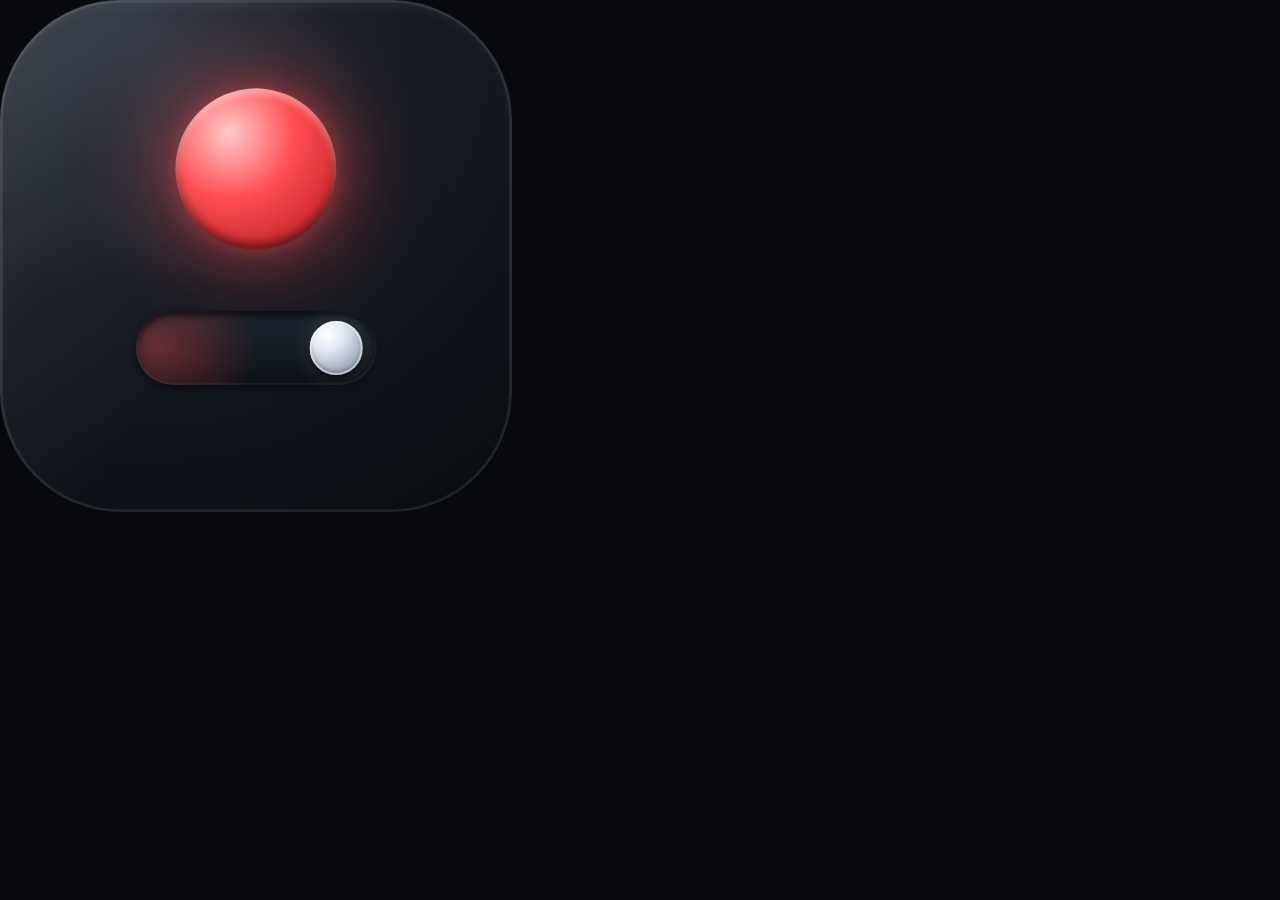
<file: design/appicon/a.html>
<!doctype html>
<html lang="th">
<head>
<meta charset="utf-8">
<title>SWITCHY icon A</title>
<link rel="stylesheet" href="icons.css">
<style>html, body { width: 512px; height: 512px; overflow: hidden; }</style>
</head>
<body>
<div class="icon a" style="--s:512px">
  <div class="lamp"></div>
  <div class="lever"><i class="knob"></i></div>
</div>
</body>
</html>
</file>
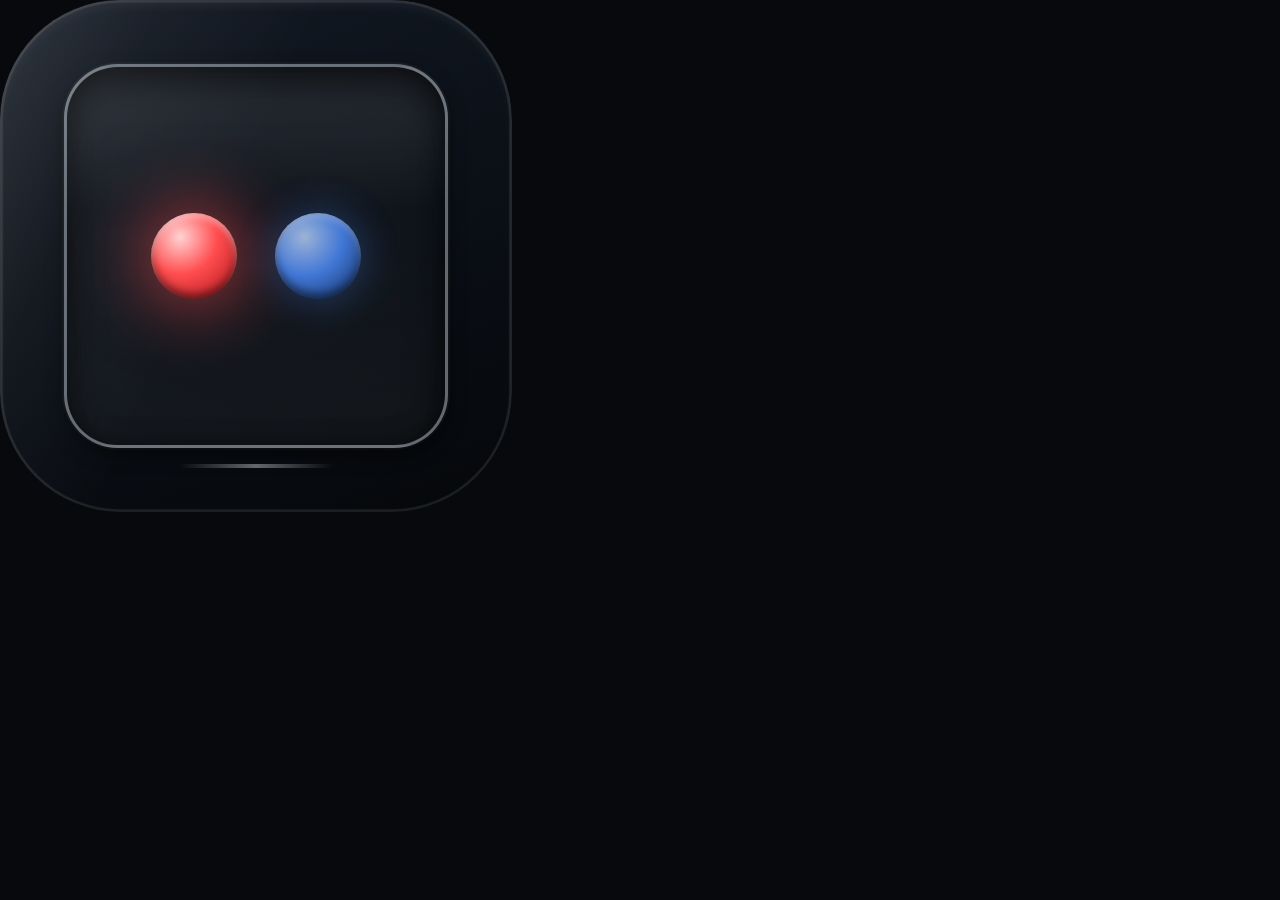
<file: design/appicon/b.html>
<!doctype html>
<html lang="th">
<head>
<meta charset="utf-8">
<title>SWITCHY icon B</title>
<link rel="stylesheet" href="icons.css">
<style>html, body { width: 512px; height: 512px; overflow: hidden; }</style>
</head>
<body>
<div class="icon b" style="--s:512px">
  <div class="frame">
    <div class="dot pgm"></div>
    <div class="dot pvw"></div>
  </div>
  <div class="rail"></div>
</div>
</body>
</html>
</file>
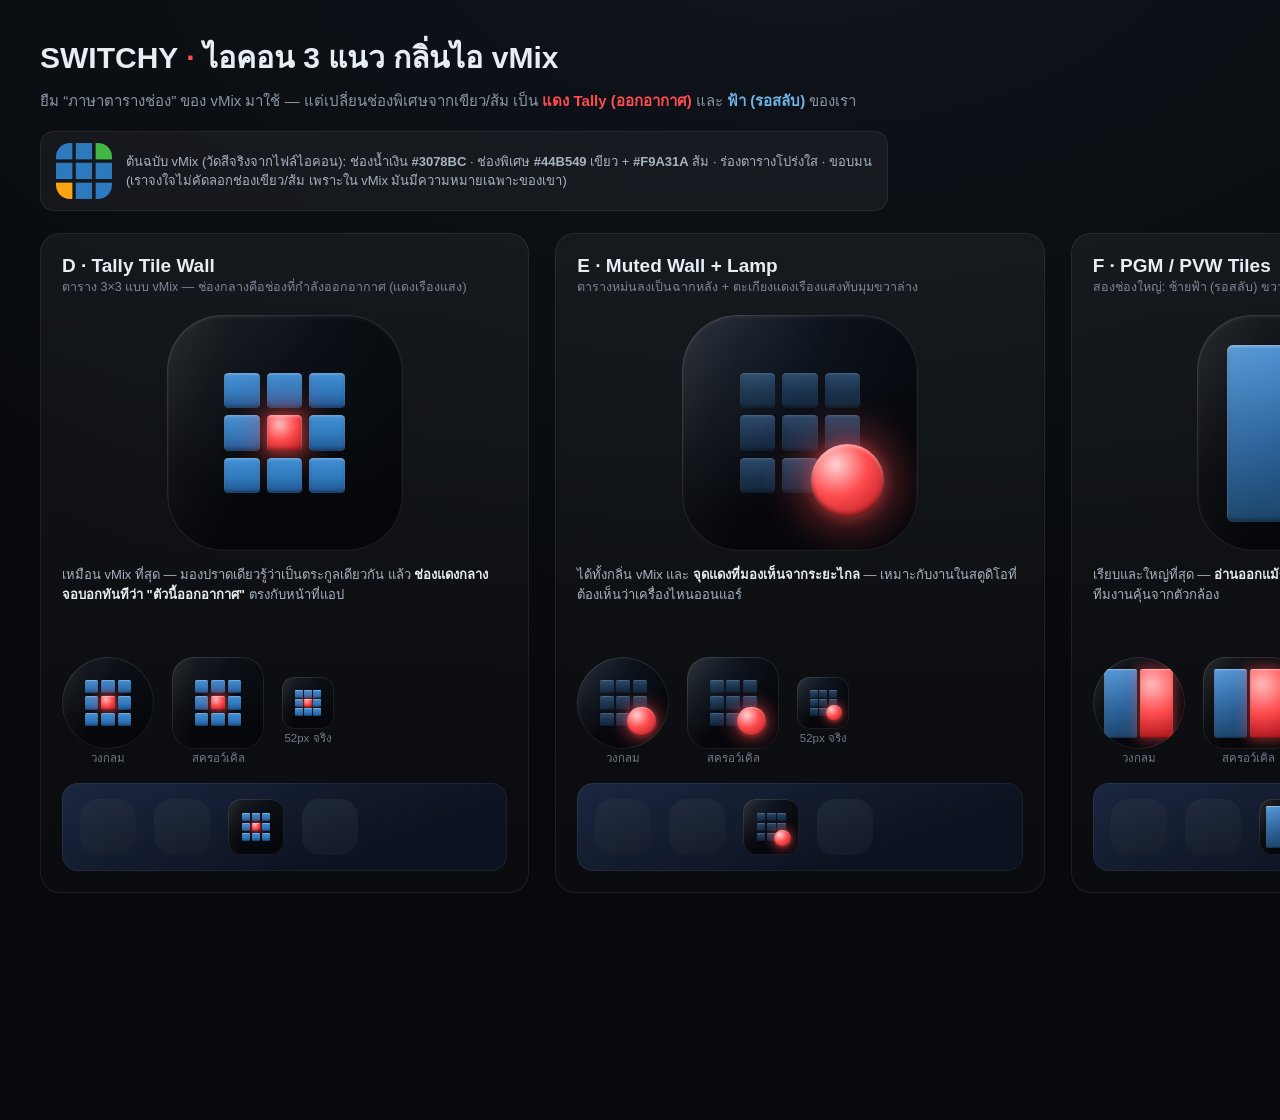
<file: design/appicon/board-vmix.html>
<!doctype html>
<html lang="th">
<head>
<meta charset="utf-8">
<title>SWITCHY — ไอคอนกลิ่นไอ vMix</title>
<link rel="stylesheet" href="icons.css">
<style>
  html, body { width: 1600px; height: 1120px; overflow: hidden; }
  body { padding: 34px 40px; background: radial-gradient(140% 120% at 50% -10%, #10151c 0%, #07090c 60%); }
  h1 { font-size: 30px; font-weight: 700; }
  h1 span { color: #FF4D4F; }
  .sub { color: #8B96A5; font-size: 15px; margin-top: 8px; }
  .ref { display: flex; align-items: center; gap: 14px; margin-top: 18px; padding: 12px 16px; width: fit-content;
         border-radius: 14px; background: rgba(255,255,255,.045); box-shadow: inset 0 0 0 1px rgba(255,255,255,.07); }
  .ref img { width: 56px; height: 56px; border-radius: 14px; }
  .ref .t { font-size: 13px; color: #A8B3C1; line-height: 1.5; }
  .cols { display: flex; gap: 26px; margin-top: 22px; }
  .card { width: 493px; padding: 22px; border-radius: 20px;
          background: linear-gradient(180deg, rgba(255,255,255,.045), rgba(255,255,255,.012));
          box-shadow: inset 0 0 0 1px rgba(255,255,255,.07); }
  .card h2 { font-size: 19px; font-weight: 700; }
  .card .tag { color: #7C8797; font-size: 12.5px; }
  .hero { display: flex; justify-content: center; margin: 18px 0 14px; }
  .note { color: #A8B3C1; font-size: 13px; line-height: 1.55; min-height: 80px; }
  .note b { color: #E6EDF3; }
  .maskrow { display: flex; align-items: center; gap: 18px; margin-top: 12px; }
  .lbl { color: #6F7A8A; font-size: 11.5px; text-align: center; }
  .circle { border-radius: 50% !important; }
  .strip { display: flex; align-items: center; gap: 18px; margin-top: 16px; padding: 16px 18px; border-radius: 16px;
           background: linear-gradient(160deg, #1b2740, #0d1220 70%); box-shadow: inset 0 0 0 1px rgba(255,255,255,.06); }
  .dummy { width: 56px; height: 56px; border-radius: 18px; background: linear-gradient(160deg, #2a3446, #171e2b); opacity: .55; }
</style>
</head>
<body>
  <h1>SWITCHY <span>·</span> ไอคอน 3 แนว กลิ่นไอ vMix</h1>
  <div class="sub">ยืม “ภาษาตารางช่อง” ของ vMix มาใช้ — แต่เปลี่ยนช่องพิเศษจากเขียว/ส้ม เป็น <b style="color:#FF4D4F">แดง Tally (ออกอากาศ)</b> และ <b style="color:#6FB4E8">ฟ้า (รอสลับ)</b> ของเรา</div>
  <div class="ref">
    <img src="vmix-ref.png" alt="vMix">
    <div class="t">ต้นฉบับ vMix (วัดสีจริงจากไฟล์ไอคอน): ช่องน้ำเงิน <b>#3078BC</b> · ช่องพิเศษ <b>#44B549</b> เขียว + <b>#F9A31A</b> ส้ม · ร่องตารางโปร่งใส · ขอบมน<br>
      (เราจงใจไม่คัดลอกช่องเขียว/ส้ม เพราะใน vMix มันมีความหมายเฉพาะของเขา)</div>
  </div>

  <div class="cols">
    <!-- D -->
    <div class="card">
      <h2>D · Tally Tile Wall</h2>
      <div class="tag">ตาราง 3×3 แบบ vMix — ช่องกลางคือช่องที่กำลังออกอากาศ (แดงเรืองแสง)</div>
      <div class="hero"><div class="icon d" style="--s:236px">
        <div class="grid">
          <div class="tile"></div><div class="tile"></div><div class="tile"></div>
          <div class="tile"></div><div class="tile live"></div><div class="tile"></div>
          <div class="tile"></div><div class="tile"></div><div class="tile"></div>
        </div></div></div>
      <div class="note">เหมือน vMix ที่สุด — มองปราดเดียวรู้ว่าเป็นตระกูลเดียวกัน แล้ว <b>ช่องแดงกลางจอบอกทันทีว่า "ตัวนี้ออกอากาศ"</b> ตรงกับหน้าที่แอป</div>
      <div class="maskrow">
        <div><div class="icon d circle" style="--s:92px"><div class="grid">
          <div class="tile"></div><div class="tile"></div><div class="tile"></div>
          <div class="tile"></div><div class="tile live"></div><div class="tile"></div>
          <div class="tile"></div><div class="tile"></div><div class="tile"></div></div></div><div class="lbl">วงกลม</div></div>
        <div><div class="icon d" style="--s:92px"><div class="grid">
          <div class="tile"></div><div class="tile"></div><div class="tile"></div>
          <div class="tile"></div><div class="tile live"></div><div class="tile"></div>
          <div class="tile"></div><div class="tile"></div><div class="tile"></div></div></div><div class="lbl">สครอว์เคิล</div></div>
        <div><div class="icon d" style="--s:52px"><div class="grid">
          <div class="tile"></div><div class="tile"></div><div class="tile"></div>
          <div class="tile"></div><div class="tile live"></div><div class="tile"></div>
          <div class="tile"></div><div class="tile"></div><div class="tile"></div></div></div><div class="lbl">52px จริง</div></div>
      </div>
      <div class="strip"><div class="dummy"></div><div class="dummy"></div>
        <div class="icon d" style="--s:56px"><div class="grid">
          <div class="tile"></div><div class="tile"></div><div class="tile"></div>
          <div class="tile"></div><div class="tile live"></div><div class="tile"></div>
          <div class="tile"></div><div class="tile"></div><div class="tile"></div></div></div>
        <div class="dummy"></div></div>
    </div>

    <!-- E -->
    <div class="card">
      <h2>E · Muted Wall + Lamp</h2>
      <div class="tag">ตารางหม่นลงเป็นฉากหลัง + ตะเกียงแดงเรืองแสงทับมุมขวาล่าง</div>
      <div class="hero"><div class="icon e" style="--s:236px">
        <div class="grid">
          <div class="tile"></div><div class="tile"></div><div class="tile"></div>
          <div class="tile"></div><div class="tile"></div><div class="tile"></div>
          <div class="tile"></div><div class="tile"></div><div class="tile"></div>
        </div><div class="lamp"></div></div></div>
      <div class="note">ได้ทั้งกลิ่น vMix และ <b>จุดแดงที่มองเห็นจากระยะไกล</b> — เหมาะกับงานในสตูดิโอที่ต้องเห็นว่าเครื่องไหนออนแอร์</div>
      <div class="maskrow">
        <div><div class="icon e circle" style="--s:92px"><div class="grid">
          <div class="tile"></div><div class="tile"></div><div class="tile"></div>
          <div class="tile"></div><div class="tile"></div><div class="tile"></div>
          <div class="tile"></div><div class="tile"></div><div class="tile"></div></div><div class="lamp"></div></div><div class="lbl">วงกลม</div></div>
        <div><div class="icon e" style="--s:92px"><div class="grid">
          <div class="tile"></div><div class="tile"></div><div class="tile"></div>
          <div class="tile"></div><div class="tile"></div><div class="tile"></div>
          <div class="tile"></div><div class="tile"></div><div class="tile"></div></div><div class="lamp"></div></div><div class="lbl">สครอว์เคิล</div></div>
        <div><div class="icon e" style="--s:52px"><div class="grid">
          <div class="tile"></div><div class="tile"></div><div class="tile"></div>
          <div class="tile"></div><div class="tile"></div><div class="tile"></div>
          <div class="tile"></div><div class="tile"></div><div class="tile"></div></div><div class="lamp"></div></div><div class="lbl">52px จริง</div></div>
      </div>
      <div class="strip"><div class="dummy"></div><div class="dummy"></div>
        <div class="icon e" style="--s:56px"><div class="grid">
          <div class="tile"></div><div class="tile"></div><div class="tile"></div>
          <div class="tile"></div><div class="tile"></div><div class="tile"></div>
          <div class="tile"></div><div class="tile"></div><div class="tile"></div></div><div class="lamp"></div></div>
        <div class="dummy"></div></div>
    </div>

    <!-- F -->
    <div class="card">
      <h2>F · PGM / PVW Tiles</h2>
      <div class="tag">สองช่องใหญ่: ซ้ายฟ้า (รอสลับ) ขวาแดง (ออกอากาศ)</div>
      <div class="hero"><div class="icon f" style="--s:236px">
        <div class="split"><div class="tile wide pvw"></div><div class="tile wide pgm"></div></div></div></div>
      <div class="note">เรียบและใหญ่ที่สุด — <b>อ่านออกแม้ขนาดเล็กมาก</b> และอ่านเป็น "แถบ Tally" แบบที่ทีมงานคุ้นจากตัวกล้อง</div>
      <div class="maskrow">
        <div><div class="icon f circle" style="--s:92px"><div class="split"><div class="tile wide pvw"></div><div class="tile wide pgm"></div></div></div><div class="lbl">วงกลม</div></div>
        <div><div class="icon f" style="--s:92px"><div class="split"><div class="tile wide pvw"></div><div class="tile wide pgm"></div></div></div><div class="lbl">สครอว์เคิล</div></div>
        <div><div class="icon f" style="--s:52px"><div class="split"><div class="tile wide pvw"></div><div class="tile wide pgm"></div></div></div><div class="lbl">52px จริง</div></div>
      </div>
      <div class="strip"><div class="dummy"></div><div class="dummy"></div>
        <div class="icon f" style="--s:56px"><div class="split"><div class="tile wide pvw"></div><div class="tile wide pgm"></div></div></div>
        <div class="dummy"></div></div>
    </div>
  </div>
</body>
</html>
</file>
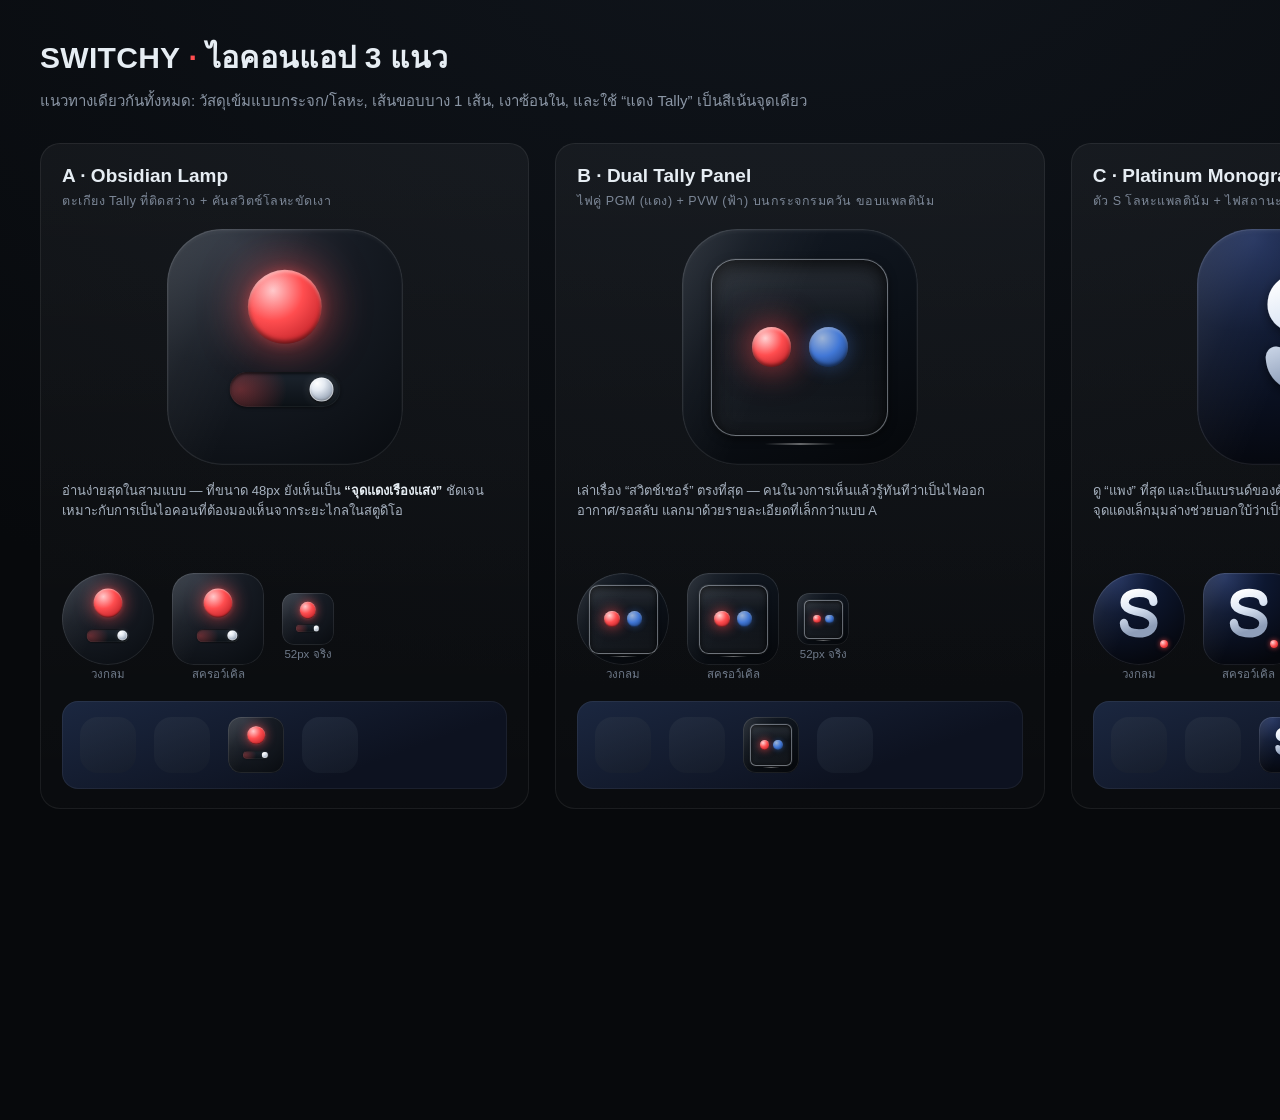
<file: design/appicon/board.html>
<!doctype html>
<html lang="th">
<head>
<meta charset="utf-8">
<title>SWITCHY — พรีวิวไอคอน 3 แนว</title>
<link rel="stylesheet" href="icons.css">
<style>
  html, body { width: 1600px; height: 1120px; overflow: hidden; }
  body { padding: 34px 40px; background: radial-gradient(140% 120% at 50% -10%, #10151c 0%, #07090c 60%); }
  h1 { font-size: 30px; letter-spacing: .01em; font-weight: 700; }
  h1 span { color: #FF4D4F; }
  .sub { color: #8B96A5; font-size: 15px; margin-top: 8px; }
  .cols { display: flex; gap: 26px; margin-top: 30px; }
  .card {
    width: 493px; padding: 22px 22px 20px; border-radius: 20px;
    background: linear-gradient(180deg, rgba(255,255,255,.045), rgba(255,255,255,.012));
    box-shadow: inset 0 0 0 1px rgba(255,255,255,.07);
  }
  .card h2 { font-size: 19px; font-weight: 700; margin-bottom: 4px; }
  .card .tag { color: #7C8797; font-size: 12.5px; letter-spacing: .04em; }
  .hero { display: flex; justify-content: center; margin: 18px 0 16px; }
  .note { color: #A8B3C1; font-size: 13px; line-height: 1.55; min-height: 78px; }
  .note b { color: #E6EDF3; }
  .maskrow { display: flex; align-items: center; gap: 18px; margin-top: 14px; }
  .maskrow .lbl { color: #6F7A8A; font-size: 11.5px; text-align: center; }
  .circle { border-radius: 50% !important; }
  .strip {
    display: flex; align-items: center; gap: 18px; margin-top: 18px; padding: 16px 18px;
    border-radius: 16px; background: linear-gradient(160deg, #1b2740, #0d1220 70%);
    box-shadow: inset 0 0 0 1px rgba(255,255,255,.06);
  }
  .dummy { width: 56px; height: 56px; border-radius: 18px; background: linear-gradient(160deg, #2a3446, #171e2b); opacity: .55; }
</style>
</head>
<body>
  <h1>SWITCHY <span>·</span> ไอคอนแอป 3 แนว</h1>
  <div class="sub">แนวทางเดียวกันทั้งหมด: วัสดุเข้มแบบกระจก/โลหะ, เส้นขอบบาง 1 เส้น, เงาซ้อนใน, และใช้ “แดง Tally” เป็นสีเน้นจุดเดียว</div>

  <div class="cols">
    <!-- A -->
    <div class="card">
      <h2>A · Obsidian Lamp</h2>
      <div class="tag">ตะเกียง Tally ที่ติดสว่าง + คันสวิตช์โลหะขัดเงา</div>
      <div class="hero"><div class="icon a" style="--s:236px"><div class="lamp"></div><div class="lever"><i class="knob"></i></div></div></div>
      <div class="note">อ่านง่ายสุดในสามแบบ — ที่ขนาด 48px ยังเห็นเป็น <b>“จุดแดงเรืองแสง”</b> ชัดเจน
        เหมาะกับการเป็นไอคอนที่ต้องมองเห็นจากระยะไกลในสตูดิโอ</div>
      <div class="maskrow">
        <div style="text-align:center"><div class="icon a circle" style="--s:92px"><div class="lamp"></div><div class="lever"><i class="knob"></i></div></div><div class="lbl">วงกลม</div></div>
        <div style="text-align:center"><div class="icon a" style="--s:92px"><div class="lamp"></div><div class="lever"><i class="knob"></i></div></div><div class="lbl">สครอว์เคิล</div></div>
        <div style="text-align:center"><div class="icon a" style="--s:52px"><div class="lamp"></div><div class="lever"><i class="knob"></i></div></div><div class="lbl">52px จริง</div></div>
      </div>
      <div class="strip"><div class="dummy"></div><div class="dummy"></div>
        <div class="icon a" style="--s:56px"><div class="lamp"></div><div class="lever"><i class="knob"></i></div></div>
        <div class="dummy"></div></div>
    </div>

    <!-- B -->
    <div class="card">
      <h2>B · Dual Tally Panel</h2>
      <div class="tag">ไฟคู่ PGM (แดง) + PVW (ฟ้า) บนกระจกรมควัน ขอบแพลตินัม</div>
      <div class="hero"><div class="icon b" style="--s:236px"><div class="frame"><div class="dot pgm"></div><div class="dot pvw"></div></div><div class="rail"></div></div></div>
      <div class="note">เล่าเรื่อง “สวิตช์เชอร์” ตรงที่สุด — คนในวงการเห็นแล้วรู้ทันทีว่าเป็นไฟออกอากาศ/รอสลับ
        แลกมาด้วยรายละเอียดที่เล็กกว่าแบบ A</div>
      <div class="maskrow">
        <div style="text-align:center"><div class="icon b circle" style="--s:92px"><div class="frame"><div class="dot pgm"></div><div class="dot pvw"></div></div><div class="rail"></div></div><div class="lbl">วงกลม</div></div>
        <div style="text-align:center"><div class="icon b" style="--s:92px"><div class="frame"><div class="dot pgm"></div><div class="dot pvw"></div></div><div class="rail"></div></div><div class="lbl">สครอว์เคิล</div></div>
        <div style="text-align:center"><div class="icon b" style="--s:52px"><div class="frame"><div class="dot pgm"></div><div class="dot pvw"></div></div><div class="rail"></div></div><div class="lbl">52px จริง</div></div>
      </div>
      <div class="strip"><div class="dummy"></div><div class="dummy"></div>
        <div class="icon b" style="--s:56px"><div class="frame"><div class="dot pgm"></div><div class="dot pvw"></div></div><div class="rail"></div></div>
        <div class="dummy"></div></div>
    </div>

    <!-- C -->
    <div class="card">
      <h2>C · Platinum Monogram</h2>
      <div class="tag">ตัว S โลหะแพลตินัม + ไฟสถานะแดงมุมล่าง</div>
      <div class="hero"><div class="icon c" style="--s:236px">
        <svg viewBox="0 0 512 512"><defs>
          <linearGradient id="plat2" x1="0" y1="0" x2="0.25" y2="1">
            <stop offset="0" stop-color="#FFFFFF"/><stop offset="0.45" stop-color="#DCE6F5"/><stop offset="1" stop-color="#8E9EB9"/>
          </linearGradient>
          <filter id="soft2" x="-25%" y="-25%" width="150%" height="150%">
            <feDropShadow dx="0" dy="7" stdDeviation="12" flood-color="#000000" flood-opacity="0.55"/>
          </filter></defs>
          <path d="M336 160 C336 126 300 110 256 110 C212 110 176 130 176 164 C176 198 214 208 256 217 C298 226 336 240 336 278 C336 316 300 336 256 336 C210 336 174 318 172 278"
                fill="none" stroke="url(#plat2)" stroke-width="46" stroke-linecap="round" filter="url(#soft2)"/>
        </svg>
        <div class="led"></div></div></div>
      <div class="note">ดู “แพง” ที่สุด และเป็นแบรนด์ของตัวเอง แต่คนนอกวงการอาจไม่รู้ว่าทำอะไร
        — จุดแดงเล็กมุมล่างช่วยบอกใบ้ว่าเป็นงานไฟ/ออนแอร์</div>
      <div class="maskrow">
        <div style="text-align:center"><div class="icon c circle" style="--s:92px"><svg viewBox="0 0 512 512"><defs>
          <linearGradient id="plat3" x1="0" y1="0" x2="0.25" y2="1"><stop offset="0" stop-color="#FFFFFF"/><stop offset="0.45" stop-color="#DCE6F5"/><stop offset="1" stop-color="#8E9EB9"/></linearGradient></defs>
          <path d="M336 160 C336 126 300 110 256 110 C212 110 176 130 176 164 C176 198 214 208 256 217 C298 226 336 240 336 278 C336 316 300 336 256 336 C210 336 174 318 172 278" fill="none" stroke="url(#plat3)" stroke-width="46" stroke-linecap="round"/></svg><div class="led"></div></div><div class="lbl">วงกลม</div></div>
        <div style="text-align:center"><div class="icon c" style="--s:92px"><svg viewBox="0 0 512 512"><defs>
          <linearGradient id="plat4" x1="0" y1="0" x2="0.25" y2="1"><stop offset="0" stop-color="#FFFFFF"/><stop offset="0.45" stop-color="#DCE6F5"/><stop offset="1" stop-color="#8E9EB9"/></linearGradient></defs>
          <path d="M336 160 C336 126 300 110 256 110 C212 110 176 130 176 164 C176 198 214 208 256 217 C298 226 336 240 336 278 C336 316 300 336 256 336 C210 336 174 318 172 278" fill="none" stroke="url(#plat4)" stroke-width="46" stroke-linecap="round"/></svg><div class="led"></div></div><div class="lbl">สครอว์เคิล</div></div>
        <div style="text-align:center"><div class="icon c" style="--s:52px"><svg viewBox="0 0 512 512"><defs>
          <linearGradient id="plat5" x1="0" y1="0" x2="0.25" y2="1"><stop offset="0" stop-color="#FFFFFF"/><stop offset="0.45" stop-color="#DCE6F5"/><stop offset="1" stop-color="#8E9EB9"/></linearGradient></defs>
          <path d="M336 160 C336 126 300 110 256 110 C212 110 176 130 176 164 C176 198 214 208 256 217 C298 226 336 240 336 278 C336 316 300 336 256 336 C210 336 174 318 172 278" fill="none" stroke="url(#plat5)" stroke-width="46" stroke-linecap="round"/></svg><div class="led"></div></div><div class="lbl">52px จริง</div></div>
      </div>
      <div class="strip"><div class="dummy"></div><div class="dummy"></div>
        <div class="icon c" style="--s:56px"><svg viewBox="0 0 512 512"><defs>
          <linearGradient id="plat6" x1="0" y1="0" x2="0.25" y2="1"><stop offset="0" stop-color="#FFFFFF"/><stop offset="0.45" stop-color="#DCE6F5"/><stop offset="1" stop-color="#8E9EB9"/></linearGradient></defs>
          <path d="M336 160 C336 126 300 110 256 110 C212 110 176 130 176 164 C176 198 214 208 256 217 C298 226 336 240 336 278 C336 316 300 336 256 336 C210 336 174 318 172 278" fill="none" stroke="url(#plat6)" stroke-width="46" stroke-linecap="round"/></svg><div class="led"></div></div>
        <div class="dummy"></div></div>
    </div>
  </div>
</body>
</html>
</file>
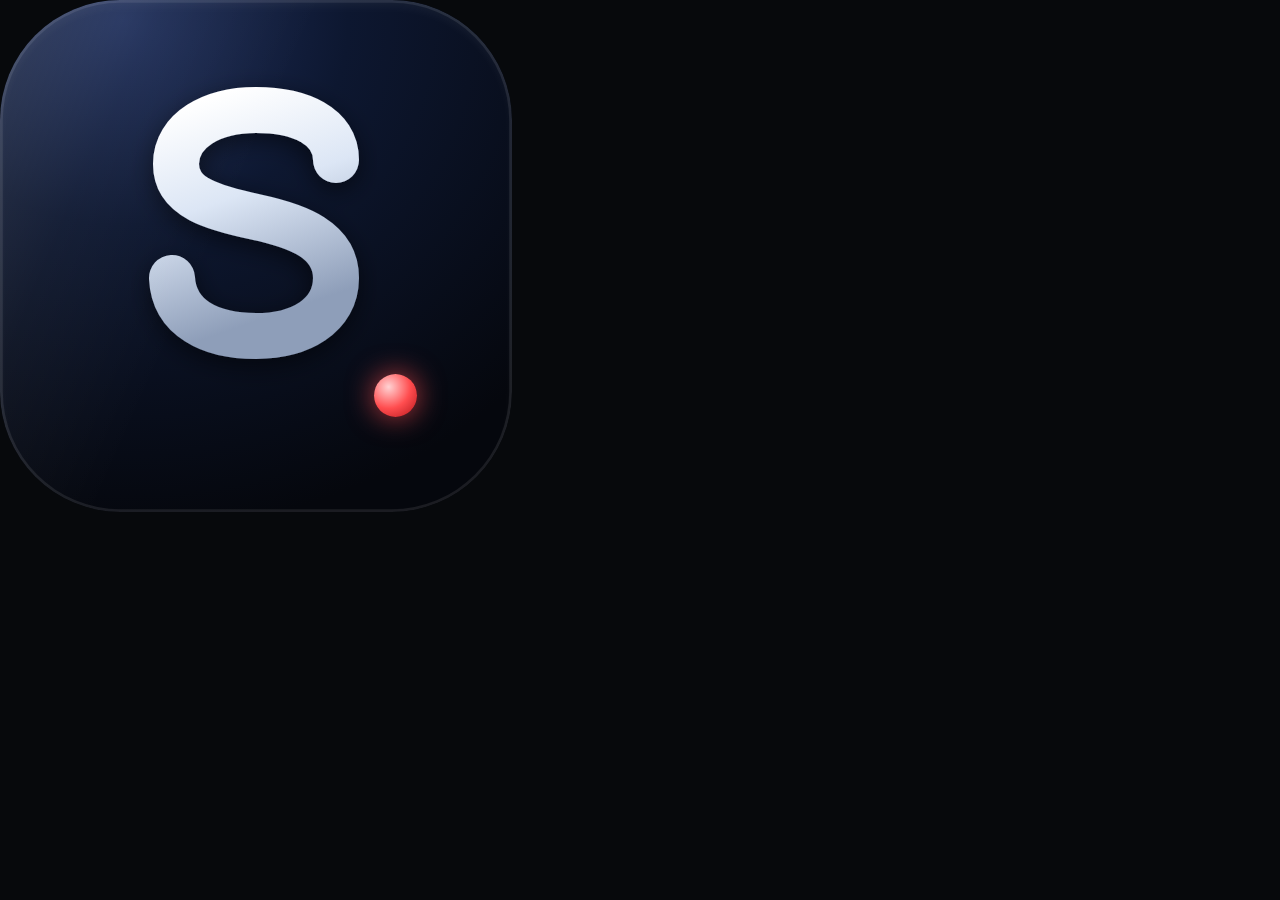
<file: design/appicon/c.html>
<!doctype html>
<html lang="th">
<head>
<meta charset="utf-8">
<title>SWITCHY icon C</title>
<link rel="stylesheet" href="icons.css">
<style>html, body { width: 512px; height: 512px; overflow: hidden; }</style>
</head>
<body>
<div class="icon c" style="--s:512px">
  <svg viewBox="0 0 512 512" aria-hidden="true">
    <defs>
      <linearGradient id="plat" x1="0" y1="0" x2="0.25" y2="1">
        <stop offset="0" stop-color="#FFFFFF"/>
        <stop offset="0.45" stop-color="#DCE6F5"/>
        <stop offset="1" stop-color="#8E9EB9"/>
      </linearGradient>
      <filter id="soft" x="-25%" y="-25%" width="150%" height="150%">
        <feDropShadow dx="0" dy="7" stdDeviation="12" flood-color="#000000" flood-opacity="0.55"/>
      </filter>
    </defs>
    <path d="M336 160 C336 126 300 110 256 110 C212 110 176 130 176 164
             C176 198 214 208 256 217 C298 226 336 240 336 278
             C336 316 300 336 256 336 C210 336 174 318 172 278"
          fill="none" stroke="url(#plat)" stroke-width="46"
          stroke-linecap="round" filter="url(#soft)"/>
  </svg>
  <div class="led"></div>
</div>
</body>
</html>
</file>
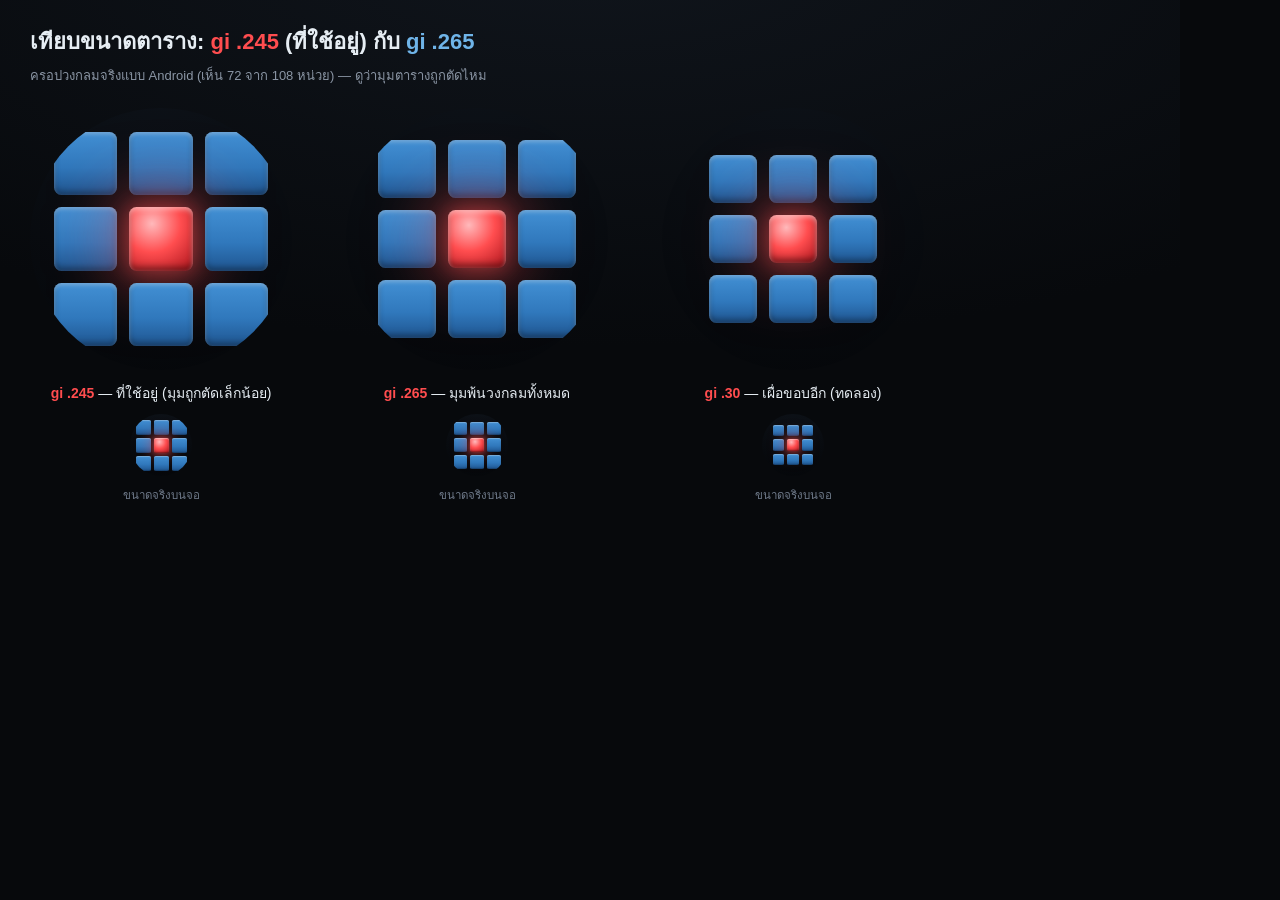
<file: design/appicon/compare-gi.html>
<!doctype html>
<html lang="th">
<head>
<meta charset="utf-8">
<title>SWITCHY · เทียบ gi .245 กับ .265 (ครอปวงกลมจริง)</title>
<link rel="stylesheet" href="icons.css">
<style>
  html, body { width: 1180px; height: 560px; overflow: hidden; }
  body { padding: 24px 30px; background: radial-gradient(140% 120% at 50% -10%, #10151c 0%, #07090c 60%); }
  h1 { font-size: 22px; }
  .sub { color: #8B96A5; font-size: 13px; margin-top: 6px; }
  .icon .grid { inset: calc(var(--s) * var(--gi)); }
  .row { display: flex; gap: 54px; margin-top: 22px; align-items: flex-start; }
  .cell { text-align: center; }
  /* ครอปตามมาสก์จริง: วงกลมเส้นผ่านศูนย์กลาง 72 จากกรอบ 108 (66.7%) */
  .crop { width: 262px; height: 262px; position: relative; overflow: hidden; border-radius: 50%; margin: 0 auto; }
  .crop .icon { position: absolute; left: -79px; top: -79px; border-radius: 0 !important; }
  .crop .icon::after, .crop .icon::before { display: none; }
  .cap { color: #E6EDF3; font-size: 14px; margin-top: 12px; }
  .cap b { color: #FF4D4F; }
  .small { width: 62px; height: 62px; position: relative; overflow: hidden; border-radius: 50%; display: inline-block; margin-top: 10px; }
  .small .icon { position: absolute; left: -19px; top: -19px; border-radius: 0 !important; }
  .small .icon::after, .small .icon::before { display: none; }
  .note { color: #6F7A8A; font-size: 11.5px; margin-top: 6px; }
</style>
</head>
<body>
  <h1>เทียบขนาดตาราง: <span style="color:#FF4D4F">gi .245</span> (ที่ใช้อยู่) กับ <span style="color:#6FB4E8">gi .265</span></h1>
  <div class="sub">ครอปวงกลมจริงแบบ Android (เห็น 72 จาก 108 หน่วย) — ดูว่ามุมตารางถูกตัดไหม</div>
  <div class="row">
    <div class="cell">
      <div class="crop"><div class="icon d" style="--s:420px;--gi:.245"><div class="grid">
        <div class="tile"></div><div class="tile"></div><div class="tile"></div>
        <div class="tile"></div><div class="tile live"></div><div class="tile"></div>
        <div class="tile"></div><div class="tile"></div><div class="tile"></div></div></div></div>
      <div class="cap"><b>gi .245</b> — ที่ใช้อยู่ (มุมถูกตัดเล็กน้อย)</div>
      <div class="small"><div class="icon d" style="--s:100px;--gi:.245"><div class="grid">
        <div class="tile"></div><div class="tile"></div><div class="tile"></div>
        <div class="tile"></div><div class="tile live"></div><div class="tile"></div>
        <div class="tile"></div><div class="tile"></div><div class="tile"></div></div></div></div>
      <div class="note">ขนาดจริงบนจอ</div>
    </div>
    <div class="cell">
      <div class="crop"><div class="icon d" style="--s:420px;--gi:.265"><div class="grid">
        <div class="tile"></div><div class="tile"></div><div class="tile"></div>
        <div class="tile"></div><div class="tile live"></div><div class="tile"></div>
        <div class="tile"></div><div class="tile"></div><div class="tile"></div></div></div></div>
      <div class="cap"><b>gi .265</b> — มุมพ้นวงกลมทั้งหมด</div>
      <div class="small"><div class="icon d" style="--s:100px;--gi:.265"><div class="grid">
        <div class="tile"></div><div class="tile"></div><div class="tile"></div>
        <div class="tile"></div><div class="tile live"></div><div class="tile"></div>
        <div class="tile"></div><div class="tile"></div><div class="tile"></div></div></div></div>
      <div class="note">ขนาดจริงบนจอ</div>
    </div>
    <div class="cell">
      <div class="crop"><div class="icon d" style="--s:420px;--gi:.30"><div class="grid">
        <div class="tile"></div><div class="tile"></div><div class="tile"></div>
        <div class="tile"></div><div class="tile live"></div><div class="tile"></div>
        <div class="tile"></div><div class="tile"></div><div class="tile"></div></div></div></div>
      <div class="cap"><b>gi .30</b> — เผื่อขอบอีก (ทดลอง)</div>
      <div class="small"><div class="icon d" style="--s:100px;--gi:.30"><div class="grid">
        <div class="tile"></div><div class="tile"></div><div class="tile"></div>
        <div class="tile"></div><div class="tile live"></div><div class="tile"></div>
        <div class="tile"></div><div class="tile"></div><div class="tile"></div></div></div></div>
      <div class="note">ขนาดจริงบนจอ</div>
    </div>
  </div>
</body>
</html>
</file>
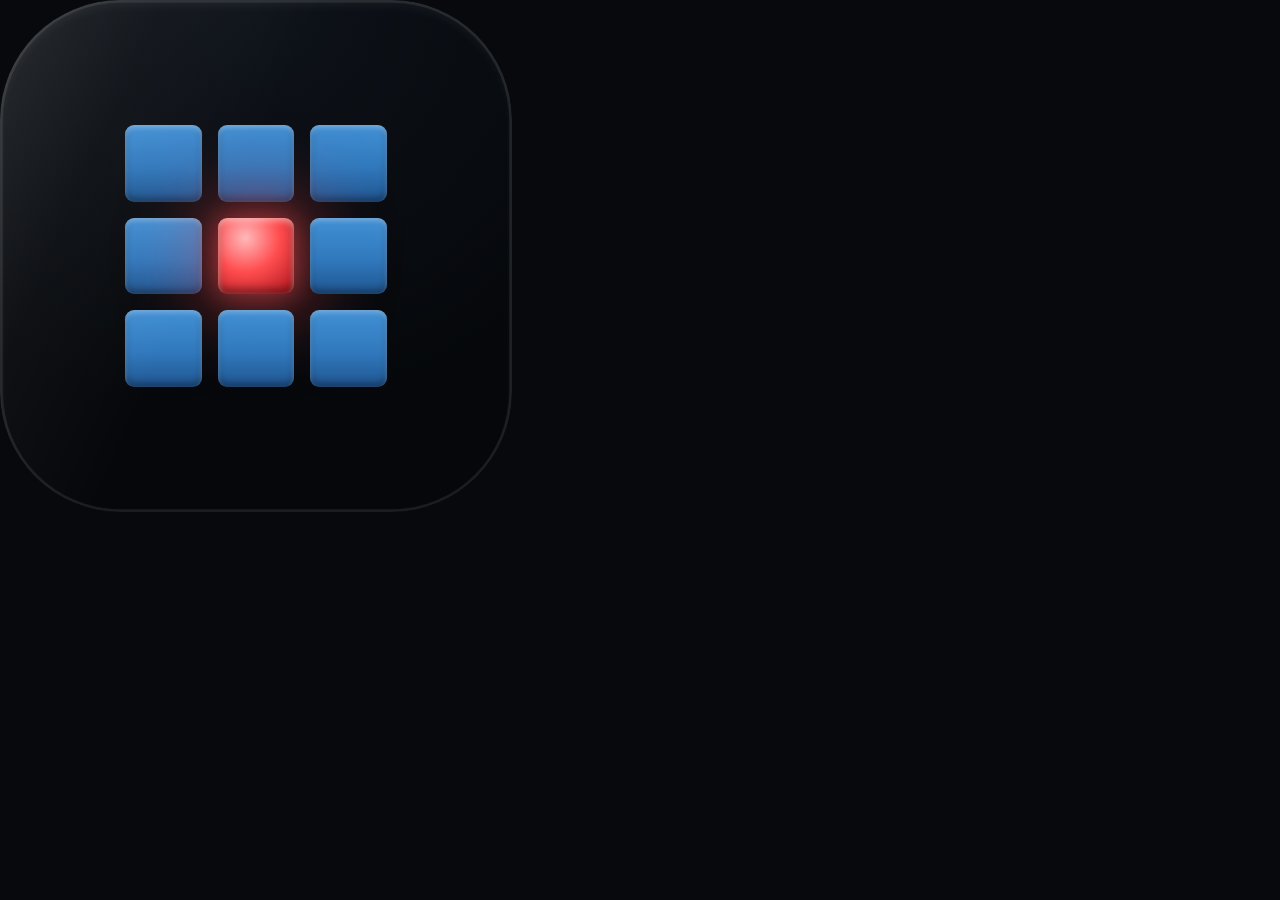
<file: design/appicon/d.html>
<!doctype html>
<html lang="th"><head><meta charset="utf-8"><title>SWITCHY icon D</title>
<link rel="stylesheet" href="icons.css">
<style>html, body { width: 512px; height: 512px; overflow: hidden; }</style></head>
<body>
<div class="icon d" style="--s:512px">
  <div class="grid">
    <div class="tile"></div><div class="tile"></div><div class="tile"></div>
    <div class="tile"></div><div class="tile live"></div><div class="tile"></div>
    <div class="tile"></div><div class="tile"></div><div class="tile"></div>
  </div>
</div>
</body></html>
</file>
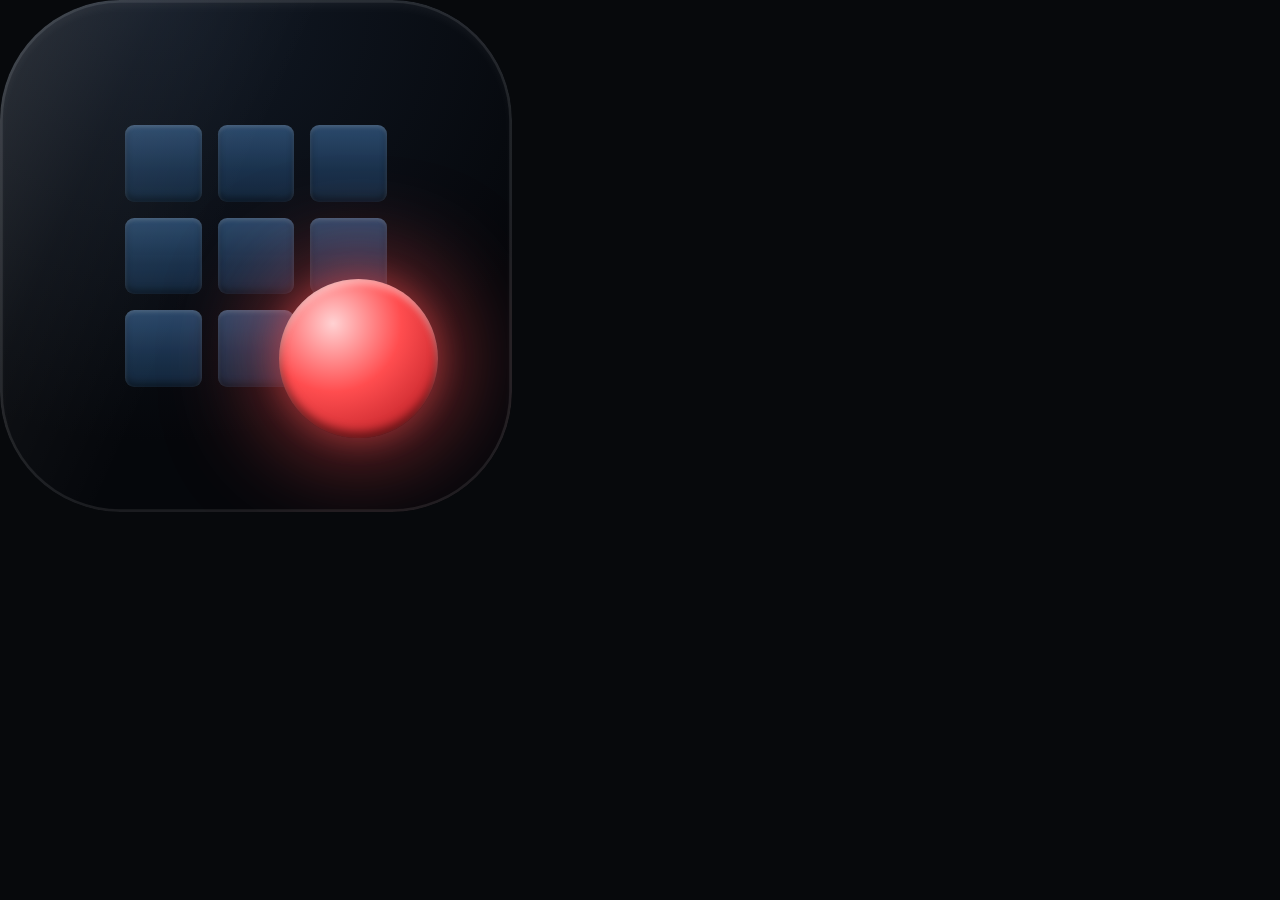
<file: design/appicon/e.html>
<!doctype html>
<html lang="th"><head><meta charset="utf-8"><title>SWITCHY icon E</title>
<link rel="stylesheet" href="icons.css">
<style>html, body { width: 512px; height: 512px; overflow: hidden; }</style></head>
<body>
<div class="icon e" style="--s:512px">
  <div class="grid">
    <div class="tile"></div><div class="tile"></div><div class="tile"></div>
    <div class="tile"></div><div class="tile"></div><div class="tile"></div>
    <div class="tile"></div><div class="tile"></div><div class="tile"></div>
  </div>
  <div class="lamp"></div>
</div>
</body></html>
</file>
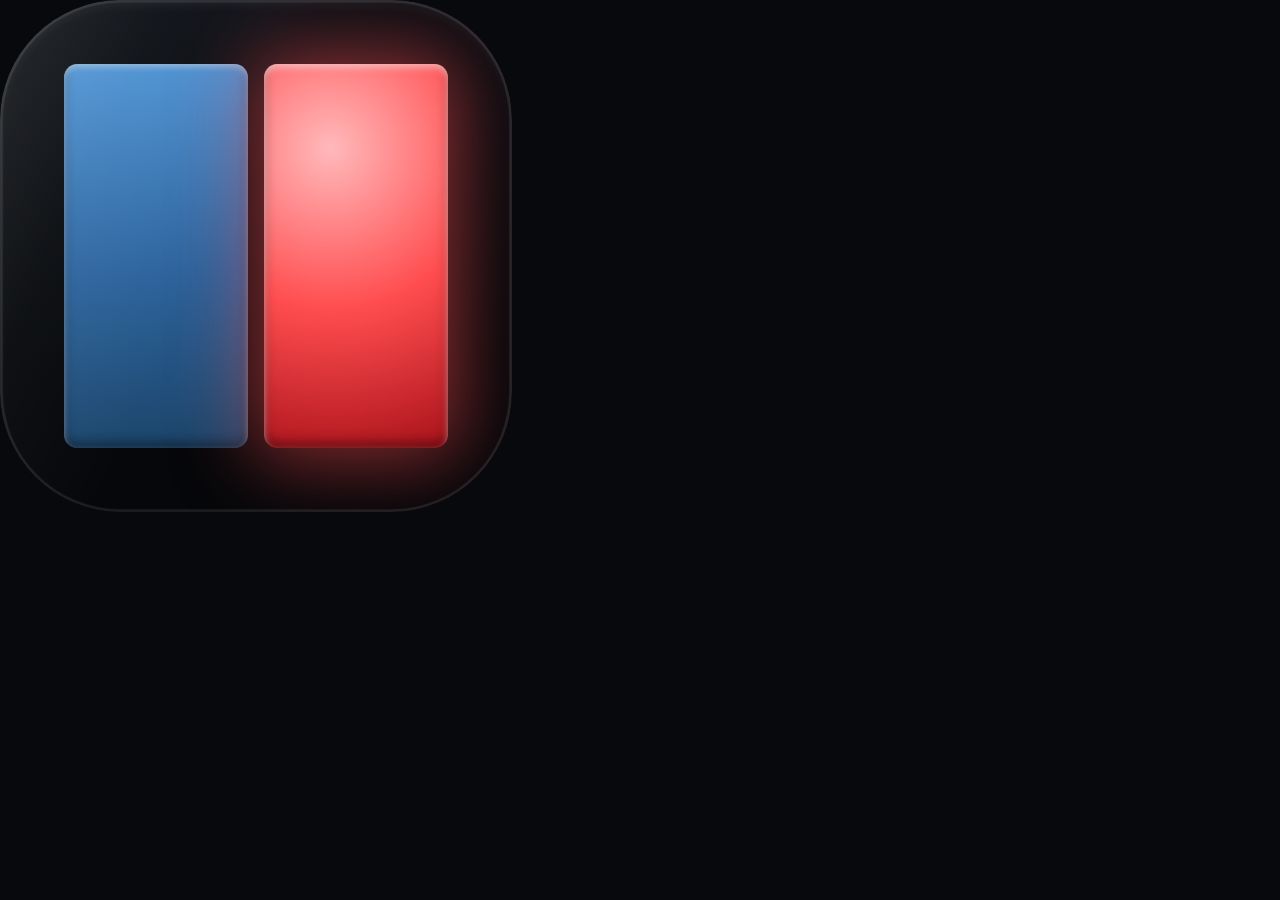
<file: design/appicon/f.html>
<!doctype html>
<html lang="th"><head><meta charset="utf-8"><title>SWITCHY icon F</title>
<link rel="stylesheet" href="icons.css">
<style>html, body { width: 512px; height: 512px; overflow: hidden; }</style></head>
<body>
<div class="icon f" style="--s:512px">
  <div class="split">
    <div class="tile wide pvw"></div>
    <div class="tile wide pgm"></div>
  </div>
</div>
</body></html>
</file>
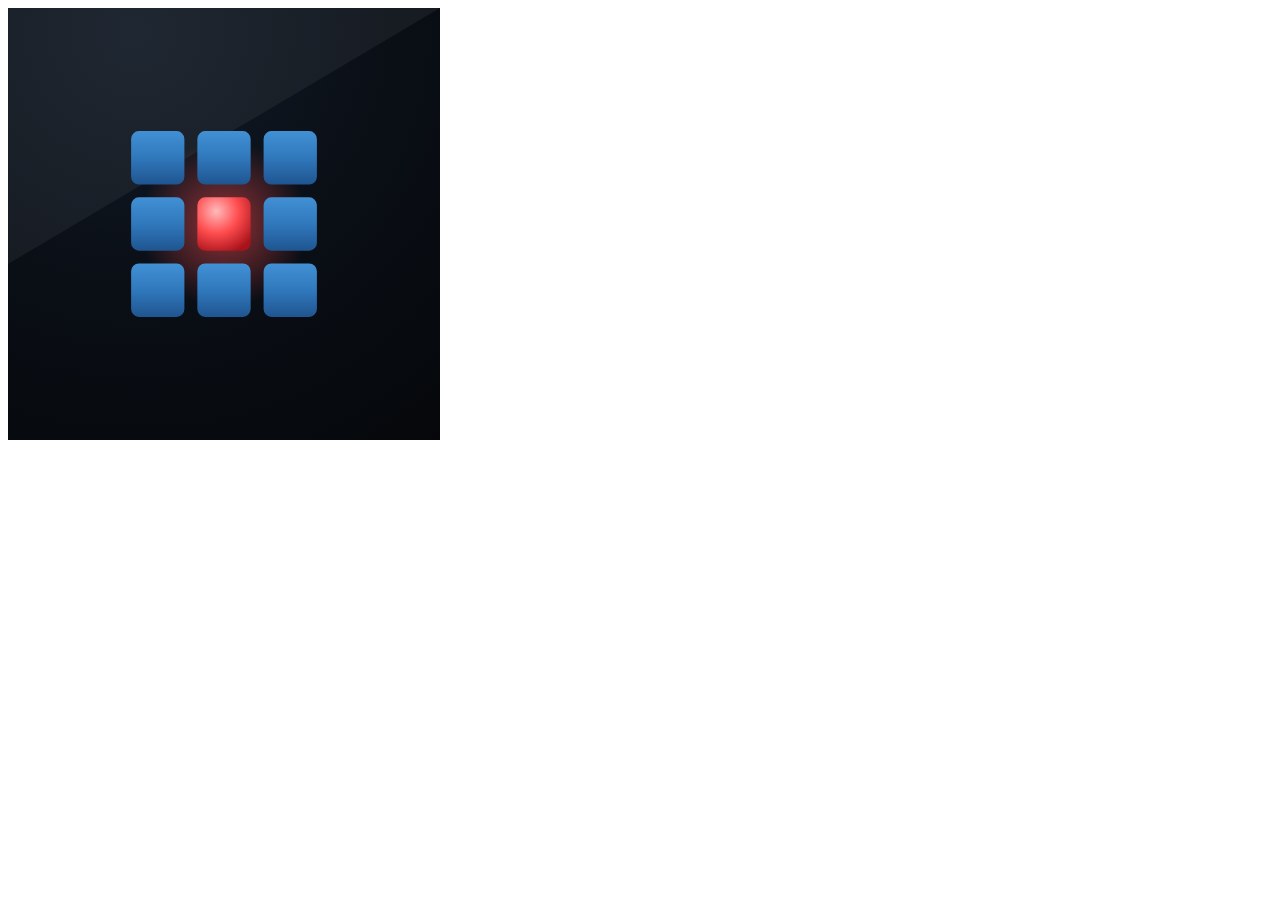
<file: design/appicon/icon-from-xml.html>
<!doctype html><html><head><meta charset='utf-8'></head><body><svg xmlns="http://www.w3.org/2000/svg" viewBox="0 0 108 108" width="432" height="432"><defs><radialGradient id="g0_0" gradientUnits="userSpaceOnUse" cx="32" cy="6" r="128"><stop offset="0.00" stop-color="#121A26" stop-opacity="1.000"/><stop offset="0.50" stop-color="#0A0F16" stop-opacity="1.000"/><stop offset="1.00" stop-color="#05070A" stop-opacity="1.000"/></radialGradient><radialGradient id="g1_0" gradientUnits="userSpaceOnUse" cx="54" cy="54" r="21"><stop offset="0.00" stop-color="#FF4D4F" stop-opacity="0.549"/><stop offset="0.50" stop-color="#FF4D4F" stop-opacity="0.278"/><stop offset="1.00" stop-color="#FF4D4F" stop-opacity="0.000"/></radialGradient><linearGradient id="g1_1" gradientUnits="userSpaceOnUse" x1="0" y1="30.78" x2="0" y2="44.1"><stop offset="0.00" stop-color="#4290D4" stop-opacity="1.000"/><stop offset="0.50" stop-color="#3078BC" stop-opacity="1.000"/><stop offset="1.00" stop-color="#1F5590" stop-opacity="1.000"/></linearGradient><linearGradient id="g1_2" gradientUnits="userSpaceOnUse" x1="0" y1="30.78" x2="0" y2="44.1"><stop offset="0.00" stop-color="#4290D4" stop-opacity="1.000"/><stop offset="0.50" stop-color="#3078BC" stop-opacity="1.000"/><stop offset="1.00" stop-color="#1F5590" stop-opacity="1.000"/></linearGradient><linearGradient id="g1_3" gradientUnits="userSpaceOnUse" x1="0" y1="30.78" x2="0" y2="44.1"><stop offset="0.00" stop-color="#4290D4" stop-opacity="1.000"/><stop offset="0.50" stop-color="#3078BC" stop-opacity="1.000"/><stop offset="1.00" stop-color="#1F5590" stop-opacity="1.000"/></linearGradient><linearGradient id="g1_4" gradientUnits="userSpaceOnUse" x1="0" y1="47.34" x2="0" y2="60.66"><stop offset="0.00" stop-color="#4290D4" stop-opacity="1.000"/><stop offset="0.50" stop-color="#3078BC" stop-opacity="1.000"/><stop offset="1.00" stop-color="#1F5590" stop-opacity="1.000"/></linearGradient><linearGradient id="g1_5" gradientUnits="userSpaceOnUse" x1="0" y1="47.34" x2="0" y2="60.66"><stop offset="0.00" stop-color="#4290D4" stop-opacity="1.000"/><stop offset="0.50" stop-color="#3078BC" stop-opacity="1.000"/><stop offset="1.00" stop-color="#1F5590" stop-opacity="1.000"/></linearGradient><linearGradient id="g1_6" gradientUnits="userSpaceOnUse" x1="0" y1="63.9" x2="0" y2="77.22"><stop offset="0.00" stop-color="#4290D4" stop-opacity="1.000"/><stop offset="0.50" stop-color="#3078BC" stop-opacity="1.000"/><stop offset="1.00" stop-color="#1F5590" stop-opacity="1.000"/></linearGradient><linearGradient id="g1_7" gradientUnits="userSpaceOnUse" x1="0" y1="63.9" x2="0" y2="77.22"><stop offset="0.00" stop-color="#4290D4" stop-opacity="1.000"/><stop offset="0.50" stop-color="#3078BC" stop-opacity="1.000"/><stop offset="1.00" stop-color="#1F5590" stop-opacity="1.000"/></linearGradient><linearGradient id="g1_8" gradientUnits="userSpaceOnUse" x1="0" y1="63.9" x2="0" y2="77.22"><stop offset="0.00" stop-color="#4290D4" stop-opacity="1.000"/><stop offset="0.50" stop-color="#3078BC" stop-opacity="1.000"/><stop offset="1.00" stop-color="#1F5590" stop-opacity="1.000"/></linearGradient><radialGradient id="g1_9" gradientUnits="userSpaceOnUse" cx="52.1" cy="50.8" r="11.1"><stop offset="0.00" stop-color="#FFB9BB" stop-opacity="1.000"/><stop offset="0.50" stop-color="#FF4D4F" stop-opacity="1.000"/><stop offset="1.00" stop-color="#A8121A" stop-opacity="1.000"/></radialGradient></defs><path d="M0,0h108v108h-108z" fill="url(#g0_0)"/><path d="M0,0h108L0,64z" fill="#FFFFFF" fill-opacity="0.055"/><path d="M54,54 m-21,0 a21,21 0 1,0 42,0 a21,21 0 1,0 -42,0" fill="url(#g1_0)"/><path d="M32.72,30.78 h9.44 a1.94,1.94 0 0 1 1.94,1.94 v9.44 a1.94,1.94 0 0 1 -1.94,1.94 h-9.44 a1.94,1.94 0 0 1 -1.94,-1.94 v-9.44 a1.94,1.94 0 0 1 1.94,-1.94 z" fill="url(#g1_1)"/><path d="M49.28,30.78 h9.44 a1.94,1.94 0 0 1 1.94,1.94 v9.44 a1.94,1.94 0 0 1 -1.94,1.94 h-9.44 a1.94,1.94 0 0 1 -1.94,-1.94 v-9.44 a1.94,1.94 0 0 1 1.94,-1.94 z" fill="url(#g1_2)"/><path d="M65.84,30.78 h9.44 a1.94,1.94 0 0 1 1.94,1.94 v9.44 a1.94,1.94 0 0 1 -1.94,1.94 h-9.44 a1.94,1.94 0 0 1 -1.94,-1.94 v-9.44 a1.94,1.94 0 0 1 1.94,-1.94 z" fill="url(#g1_3)"/><path d="M32.72,47.34 h9.44 a1.94,1.94 0 0 1 1.94,1.94 v9.44 a1.94,1.94 0 0 1 -1.94,1.94 h-9.44 a1.94,1.94 0 0 1 -1.94,-1.94 v-9.44 a1.94,1.94 0 0 1 1.94,-1.94 z" fill="url(#g1_4)"/><path d="M65.84,47.34 h9.44 a1.94,1.94 0 0 1 1.94,1.94 v9.44 a1.94,1.94 0 0 1 -1.94,1.94 h-9.44 a1.94,1.94 0 0 1 -1.94,-1.94 v-9.44 a1.94,1.94 0 0 1 1.94,-1.94 z" fill="url(#g1_5)"/><path d="M32.72,63.9 h9.44 a1.94,1.94 0 0 1 1.94,1.94 v9.44 a1.94,1.94 0 0 1 -1.94,1.94 h-9.44 a1.94,1.94 0 0 1 -1.94,-1.94 v-9.44 a1.94,1.94 0 0 1 1.94,-1.94 z" fill="url(#g1_6)"/><path d="M49.28,63.9 h9.44 a1.94,1.94 0 0 1 1.94,1.94 v9.44 a1.94,1.94 0 0 1 -1.94,1.94 h-9.44 a1.94,1.94 0 0 1 -1.94,-1.94 v-9.44 a1.94,1.94 0 0 1 1.94,-1.94 z" fill="url(#g1_7)"/><path d="M65.84,63.9 h9.44 a1.94,1.94 0 0 1 1.94,1.94 v9.44 a1.94,1.94 0 0 1 -1.94,1.94 h-9.44 a1.94,1.94 0 0 1 -1.94,-1.94 v-9.44 a1.94,1.94 0 0 1 1.94,-1.94 z" fill="url(#g1_8)"/><path d="M49.28,47.34 h9.44 a1.94,1.94 0 0 1 1.94,1.94 v9.44 a1.94,1.94 0 0 1 -1.94,1.94 h-9.44 a1.94,1.94 0 0 1 -1.94,-1.94 v-9.44 a1.94,1.94 0 0 1 1.94,-1.94 z" fill="url(#g1_9)"/></svg></body></html>
</file>
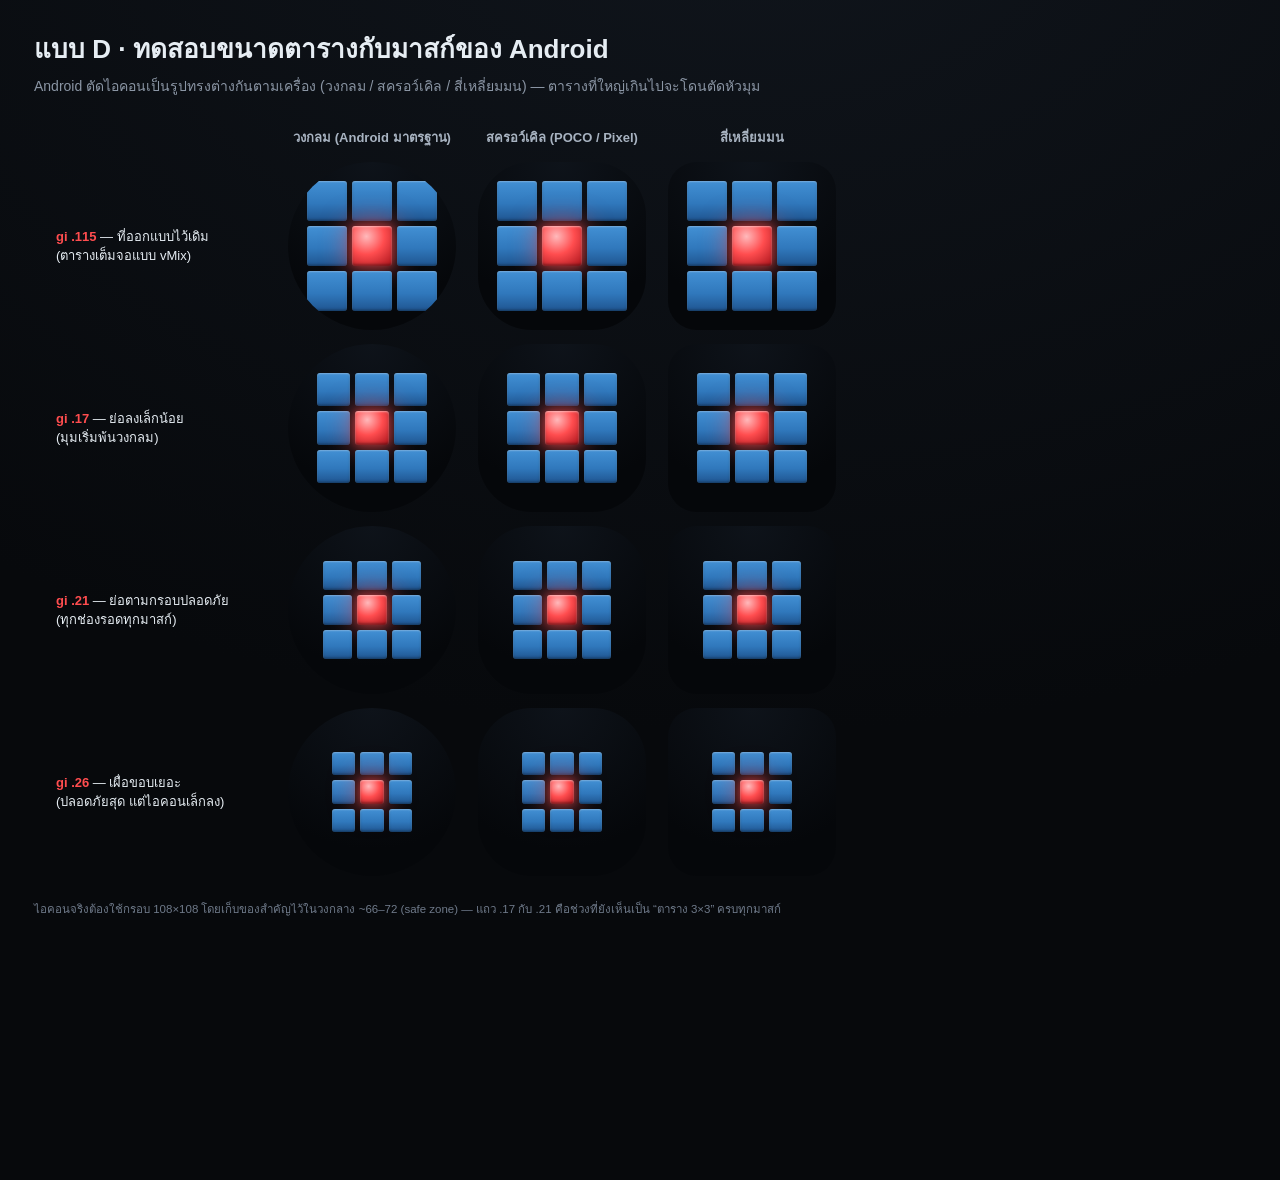
<file: design/appicon/mask-test.html>
<!doctype html>
<html lang="th">
<head>
<meta charset="utf-8">
<title>SWITCHY · ทดสอบมาสก์ adaptive icon (แบบ D)</title>
<link rel="stylesheet" href="icons.css">
<style>
  html, body { width: 1500px; height: 1180px; overflow: hidden; }
  body { padding: 28px 34px; background: radial-gradient(140% 120% at 50% -10%, #10151c 0%, #07090c 60%); }
  h1 { font-size: 26px; }
  .sub { color: #8B96A5; font-size: 14px; margin-top: 6px; }
  /* ในหน้านี้ ตารางใช้ค่า inset จากตัวแปร --gi เพื่อลองหลายขนาด */
  .icon .grid { inset: calc(var(--s) * var(--gi, .115)); }
  table { border-collapse: separate; border-spacing: 22px 14px; margin-top: 16px; }
  th { color: #A8B3C1; font-size: 13px; font-weight: 600; }
  td { vertical-align: middle; }
  .rowhead { color: #E6EDF3; font-size: 13px; width: 210px; line-height: 1.5; }
  .rowhead b { color: #FF4D4F; }
  /* มาสก์แบบต่าง ๆ ของ Android */
  .mask { width: 168px; height: 168px; overflow: hidden; position: relative; }
  .mask.circle { border-radius: 50%; }
  .mask.squircle { border-radius: 32%; }
  .mask.rsquare { border-radius: 17%; }
  .mask .icon { border-radius: 0 !important; }
  .mask .icon::after, .mask .icon::before { display: none; }
  .legend { color: #6F7A8A; font-size: 11.5px; margin-top: 10px; }
</style>
</head>
<body>
  <h1>แบบ D · ทดสอบขนาดตารางกับมาสก์ของ Android</h1>
  <div class="sub">Android ตัดไอคอนเป็นรูปทรงต่างกันตามเครื่อง (วงกลม / สครอว์เคิล / สี่เหลี่ยมมน) — ตารางที่ใหญ่เกินไปจะโดนตัดหัวมุม</div>
  <table>
    <tr>
      <th></th><th>วงกลม (Android มาตรฐาน)</th><th>สครอว์เคิล (POCO / Pixel)</th><th>สี่เหลี่ยมมน</th>
    </tr>
    <tr>
      <td class="rowhead"><b>gi .115</b> — ที่ออกแบบไว้เดิม<br>(ตารางเต็มจอแบบ vMix)</td>
      <td><div class="mask circle"><div class="icon d" style="--s:168px;--gi:.115"><div class="grid">
        <div class="tile"></div><div class="tile"></div><div class="tile"></div>
        <div class="tile"></div><div class="tile live"></div><div class="tile"></div>
        <div class="tile"></div><div class="tile"></div><div class="tile"></div></div></div></div></td>
      <td><div class="mask squircle"><div class="icon d" style="--s:168px;--gi:.115"><div class="grid">
        <div class="tile"></div><div class="tile"></div><div class="tile"></div>
        <div class="tile"></div><div class="tile live"></div><div class="tile"></div>
        <div class="tile"></div><div class="tile"></div><div class="tile"></div></div></div></div></td>
      <td><div class="mask rsquare"><div class="icon d" style="--s:168px;--gi:.115"><div class="grid">
        <div class="tile"></div><div class="tile"></div><div class="tile"></div>
        <div class="tile"></div><div class="tile live"></div><div class="tile"></div>
        <div class="tile"></div><div class="tile"></div><div class="tile"></div></div></div></div></td>
    </tr>
    <tr>
      <td class="rowhead"><b>gi .17</b> — ย่อลงเล็กน้อย<br>(มุมเริ่มพ้นวงกลม)</td>
      <td><div class="mask circle"><div class="icon d" style="--s:168px;--gi:.17"><div class="grid">
        <div class="tile"></div><div class="tile"></div><div class="tile"></div>
        <div class="tile"></div><div class="tile live"></div><div class="tile"></div>
        <div class="tile"></div><div class="tile"></div><div class="tile"></div></div></div></div></td>
      <td><div class="mask squircle"><div class="icon d" style="--s:168px;--gi:.17"><div class="grid">
        <div class="tile"></div><div class="tile"></div><div class="tile"></div>
        <div class="tile"></div><div class="tile live"></div><div class="tile"></div>
        <div class="tile"></div><div class="tile"></div><div class="tile"></div></div></div></div></td>
      <td><div class="mask rsquare"><div class="icon d" style="--s:168px;--gi:.17"><div class="grid">
        <div class="tile"></div><div class="tile"></div><div class="tile"></div>
        <div class="tile"></div><div class="tile live"></div><div class="tile"></div>
        <div class="tile"></div><div class="tile"></div><div class="tile"></div></div></div></div></td>
    </tr>
    <tr>
      <td class="rowhead"><b>gi .21</b> — ย่อตามกรอบปลอดภัย<br>(ทุกช่องรอดทุกมาสก์)</td>
      <td><div class="mask circle"><div class="icon d" style="--s:168px;--gi:.21"><div class="grid">
        <div class="tile"></div><div class="tile"></div><div class="tile"></div>
        <div class="tile"></div><div class="tile live"></div><div class="tile"></div>
        <div class="tile"></div><div class="tile"></div><div class="tile"></div></div></div></div></td>
      <td><div class="mask squircle"><div class="icon d" style="--s:168px;--gi:.21"><div class="grid">
        <div class="tile"></div><div class="tile"></div><div class="tile"></div>
        <div class="tile"></div><div class="tile live"></div><div class="tile"></div>
        <div class="tile"></div><div class="tile"></div><div class="tile"></div></div></div></div></td>
      <td><div class="mask rsquare"><div class="icon d" style="--s:168px;--gi:.21"><div class="grid">
        <div class="tile"></div><div class="tile"></div><div class="tile"></div>
        <div class="tile"></div><div class="tile live"></div><div class="tile"></div>
        <div class="tile"></div><div class="tile"></div><div class="tile"></div></div></div></div></td>
    </tr>
    <tr>
      <td class="rowhead"><b>gi .26</b> — เผื่อขอบเยอะ<br>(ปลอดภัยสุด แต่ไอคอนเล็กลง)</td>
      <td><div class="mask circle"><div class="icon d" style="--s:168px;--gi:.26"><div class="grid">
        <div class="tile"></div><div class="tile"></div><div class="tile"></div>
        <div class="tile"></div><div class="tile live"></div><div class="tile"></div>
        <div class="tile"></div><div class="tile"></div><div class="tile"></div></div></div></div></td>
      <td><div class="mask squircle"><div class="icon d" style="--s:168px;--gi:.26"><div class="grid">
        <div class="tile"></div><div class="tile"></div><div class="tile"></div>
        <div class="tile"></div><div class="tile live"></div><div class="tile"></div>
        <div class="tile"></div><div class="tile"></div><div class="tile"></div></div></div></div></td>
      <td><div class="mask rsquare"><div class="icon d" style="--s:168px;--gi:.26"><div class="grid">
        <div class="tile"></div><div class="tile"></div><div class="tile"></div>
        <div class="tile"></div><div class="tile live"></div><div class="tile"></div>
        <div class="tile"></div><div class="tile"></div><div class="tile"></div></div></div></div></td>
    </tr>
  </table>
  <div class="legend">ไอคอนจริงต้องใช้กรอบ 108×108 โดยเก็บของสำคัญไว้ในวงกลาง ~66–72 (safe zone) — แถว .17 กับ .21 คือช่วงที่ยังเห็นเป็น “ตาราง 3×3” ครบทุกมาสก์</div>
</body>
</html>
</file>
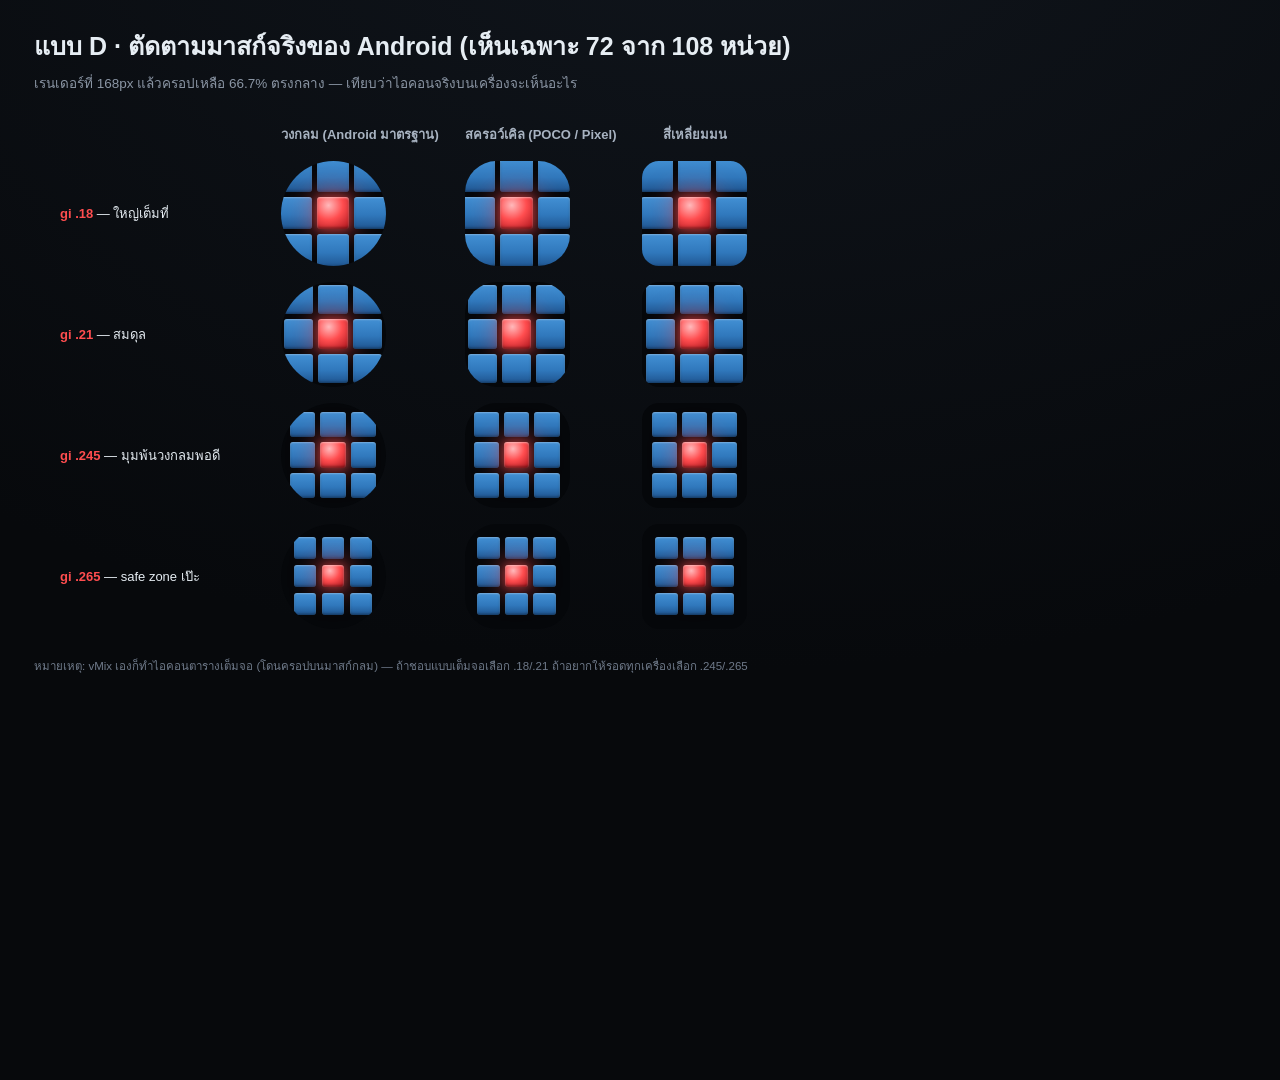
<file: design/appicon/mask-test2.html>
<!doctype html>
<html lang="th">
<head>
<meta charset="utf-8">
<title>SWITCHY · ทดสอบมาสก์ (สเปกจริง 72/108)</title>
<link rel="stylesheet" href="icons.css">
<style>
  html, body { width: 1460px; height: 1080px; overflow: hidden; }
  body { padding: 26px 34px; background: radial-gradient(140% 120% at 50% -10%, #10151c 0%, #07090c 60%); }
  h1 { font-size: 25px; }
  .sub { color: #8B96A5; font-size: 13.5px; margin-top: 6px; }
  .icon .grid { inset: calc(var(--s) * var(--gi, .115)); }
  .icon { background: #05070A; }
  table { border-collapse: separate; border-spacing: 26px 16px; margin-top: 14px; }
  th { color: #A8B3C1; font-size: 13px; font-weight: 600; }
  /* ครอปแบบ Android จริง: เห็นเฉพาะวงใน 72 หน่วย จากกรอบ 108 (66.7%) */
  .crop { width: 105px; height: 105px; position: relative; overflow: hidden; }
  .crop .icon { position: absolute; left: -32px; top: -32px; border-radius: 0 !important; }
  .crop .icon::after, .crop .icon::before { display: none; }
  .crop.circle { border-radius: 50%; }
  .crop.squircle { border-radius: 30%; }
  .crop.rsquare { border-radius: 16%; }
  .rowhead { color: #E6EDF3; font-size: 13px; width: 195px; line-height: 1.5; }
  .rowhead b { color: #FF4D4F; }
  .legend { color: #6F7A8A; font-size: 11.5px; margin-top: 12px; }
</style>
</head>
<body>
  <h1>แบบ D · ตัดตามมาสก์จริงของ Android (เห็นเฉพาะ 72 จาก 108 หน่วย)</h1>
  <div class="sub">เรนเดอร์ที่ 168px แล้วครอปเหลือ 66.7% ตรงกลาง — เทียบว่าไอคอนจริงบนเครื่องจะเห็นอะไร</div>
  <table>
    <tr><th></th><th>วงกลม (Android มาตรฐาน)</th><th>สครอว์เคิล (POCO / Pixel)</th><th>สี่เหลี่ยมมน</th></tr>
    <tr>
      <td class="rowhead"><b>gi .18</b> — ใหญ่เต็มที่</td>
      <td><div class="crop circle"><div class="icon d" style="--s:168px;--gi:.18"><div class="grid">
        <div class="tile"></div><div class="tile"></div><div class="tile"></div>
        <div class="tile"></div><div class="tile live"></div><div class="tile"></div>
        <div class="tile"></div><div class="tile"></div><div class="tile"></div></div></div></div></td>
      <td><div class="crop squircle"><div class="icon d" style="--s:168px;--gi:.18"><div class="grid">
        <div class="tile"></div><div class="tile"></div><div class="tile"></div>
        <div class="tile"></div><div class="tile live"></div><div class="tile"></div>
        <div class="tile"></div><div class="tile"></div><div class="tile"></div></div></div></div></td>
      <td><div class="crop rsquare"><div class="icon d" style="--s:168px;--gi:.18"><div class="grid">
        <div class="tile"></div><div class="tile"></div><div class="tile"></div>
        <div class="tile"></div><div class="tile live"></div><div class="tile"></div>
        <div class="tile"></div><div class="tile"></div><div class="tile"></div></div></div></div></td>
    </tr>
    <tr>
      <td class="rowhead"><b>gi .21</b> — สมดุล</td>
      <td><div class="crop circle"><div class="icon d" style="--s:168px;--gi:.21"><div class="grid">
        <div class="tile"></div><div class="tile"></div><div class="tile"></div>
        <div class="tile"></div><div class="tile live"></div><div class="tile"></div>
        <div class="tile"></div><div class="tile"></div><div class="tile"></div></div></div></div></td>
      <td><div class="crop squircle"><div class="icon d" style="--s:168px;--gi:.21"><div class="grid">
        <div class="tile"></div><div class="tile"></div><div class="tile"></div>
        <div class="tile"></div><div class="tile live"></div><div class="tile"></div>
        <div class="tile"></div><div class="tile"></div><div class="tile"></div></div></div></div></td>
      <td><div class="crop rsquare"><div class="icon d" style="--s:168px;--gi:.21"><div class="grid">
        <div class="tile"></div><div class="tile"></div><div class="tile"></div>
        <div class="tile"></div><div class="tile live"></div><div class="tile"></div>
        <div class="tile"></div><div class="tile"></div><div class="tile"></div></div></div></div></td>
    </tr>
    <tr>
      <td class="rowhead"><b>gi .245</b> — มุมพ้นวงกลมพอดี</td>
      <td><div class="crop circle"><div class="icon d" style="--s:168px;--gi:.245"><div class="grid">
        <div class="tile"></div><div class="tile"></div><div class="tile"></div>
        <div class="tile"></div><div class="tile live"></div><div class="tile"></div>
        <div class="tile"></div><div class="tile"></div><div class="tile"></div></div></div></div></td>
      <td><div class="crop squircle"><div class="icon d" style="--s:168px;--gi:.245"><div class="grid">
        <div class="tile"></div><div class="tile"></div><div class="tile"></div>
        <div class="tile"></div><div class="tile live"></div><div class="tile"></div>
        <div class="tile"></div><div class="tile"></div><div class="tile"></div></div></div></div></td>
      <td><div class="crop rsquare"><div class="icon d" style="--s:168px;--gi:.245"><div class="grid">
        <div class="tile"></div><div class="tile"></div><div class="tile"></div>
        <div class="tile"></div><div class="tile live"></div><div class="tile"></div>
        <div class="tile"></div><div class="tile"></div><div class="tile"></div></div></div></div></td>
    </tr>
    <tr>
      <td class="rowhead"><b>gi .265</b> — safe zone เป๊ะ</td>
      <td><div class="crop circle"><div class="icon d" style="--s:168px;--gi:.265"><div class="grid">
        <div class="tile"></div><div class="tile"></div><div class="tile"></div>
        <div class="tile"></div><div class="tile live"></div><div class="tile"></div>
        <div class="tile"></div><div class="tile"></div><div class="tile"></div></div></div></div></td>
      <td><div class="crop squircle"><div class="icon d" style="--s:168px;--gi:.265"><div class="grid">
        <div class="tile"></div><div class="tile"></div><div class="tile"></div>
        <div class="tile"></div><div class="tile live"></div><div class="tile"></div>
        <div class="tile"></div><div class="tile"></div><div class="tile"></div></div></div></div></td>
      <td><div class="crop rsquare"><div class="icon d" style="--s:168px;--gi:.265"><div class="grid">
        <div class="tile"></div><div class="tile"></div><div class="tile"></div>
        <div class="tile"></div><div class="tile live"></div><div class="tile"></div>
        <div class="tile"></div><div class="tile"></div><div class="tile"></div></div></div></div></td>
    </tr>
  </table>
  <div class="legend">หมายเหตุ: vMix เองก็ทำไอคอนตารางเต็มจอ (โดนครอปบนมาสก์กลม) — ถ้าชอบแบบเต็มจอเลือก .18/.21 ถ้าอยากให้รอดทุกเครื่องเลือก .245/.265</div>
</body>
</html>
</file>
<file: design/appicon/icons.css>
/* SWITCHY — วัสดุและสไตล์ของไอคอน (ใช้ร่วมกันทั้งหน้าพรีวิวและไฟล์เรนเดอร์ขนาดจริง)
   ทุกขนาดอิงจากตัวแปร --s (ขนาดไอคอน) เพื่อให้ย่อ/ขยายได้สัดส่วนเดิมเป๊ะ */

* { margin: 0; padding: 0; box-sizing: border-box; }
html, body {
  background: #07090c;
  font-family: "Leelawadee UI", "Segoe UI", Tahoma, sans-serif;
  color: #E6EDF3;
}

/* ---------- ฐานไอคอน (สครอว์เคิลแบบ Android adaptive icon) ---------- */
.icon {
  --s: 512px;
  position: relative;
  width: var(--s);
  height: var(--s);
  border-radius: calc(var(--s) * .235);
  overflow: hidden;
  flex: 0 0 auto;
}
.icon::after {                       /* ไฮไลต์เฉียงด้านบน = ความเงาแบบกระจก */
  content: "";
  position: absolute;
  inset: 0;
  background: linear-gradient(114deg,
      rgba(255, 255, 255, .13) 0%,
      rgba(255, 255, 255, .04) 22%,
      rgba(255, 255, 255, 0) 44%);
  pointer-events: none;
}
.icon::before {                      /* ขอบบาง 1 เส้น = ความเนียนระดับงานฝีมือ */
  content: "";
  position: absolute;
  inset: 0;
  border-radius: inherit;
  box-shadow: inset 0 0 0 max(1px, calc(var(--s) * .0055)) rgba(255, 255, 255, .085),
  inset 0 calc(var(--s) * .012) calc(var(--s) * .02) rgba(255, 255, 255, .05);
  pointer-events: none;
  z-index: 3;
}

/* ================= A: Obsidian Lamp — ตะเกียง Tally + สวิตช์ ================= */
.a {
  background:
    radial-gradient(120% 120% at 28% 6%, #2C333E 0%, #161B23 44%, #080B0F 100%);
}
.a .lamp {
  position: absolute;
  left: 50%;
  top: 33%;
  width: calc(var(--s) * .315);
  height: calc(var(--s) * .315);
  transform: translate(-50%, -50%);
  border-radius: 50%;
  background: radial-gradient(circle at 34% 28%, #FFC9CB 0%, #FF4D4F 42%, #A8121A 100%);
  box-shadow:
    0 0 calc(var(--s) * .17) calc(var(--s) * .025) rgba(255, 77, 79, .50),
    0 0 calc(var(--s) * .05) rgba(255, 77, 79, .35),
    inset 0 calc(var(--s) * -.012) calc(var(--s) * .018) rgba(0, 0, 0, .50),
    inset 0 calc(var(--s) * .010) calc(var(--s) * .014) rgba(255, 255, 255, .45);
}
.a .lever {
  position: absolute;
  left: 50%;
  top: 68%;
  transform: translate(-50%, -50%);
  width: calc(var(--s) * .47);
  height: calc(var(--s) * .145);
  border-radius: 999px;
  /* รางสวิตช์: โลหะเข้ม + แสงแดงสะท้อนจากตะเกียงด้านซ้าย (ทำให้สองส่วนดูเป็นชิ้นเดียวกัน) */
  background:
    radial-gradient(58% 150% at 10% 50%, rgba(255, 77, 79, .34), rgba(255, 77, 79, 0) 72%),
    linear-gradient(180deg, #1C242E, #0C1116);
  box-shadow:
    inset 0 calc(var(--s) * .008) calc(var(--s) * .014) rgba(0, 0, 0, .78),
    0 calc(var(--s) * .006) calc(var(--s) * .012) rgba(0, 0, 0, .45),
    inset 0 0 0 max(1px, calc(var(--s) * .004)) rgba(255, 255, 255, .06);
}
.a .knob {                            /* ลูกบิดโลหะขัดเงา */
  position: absolute;
  right: calc(var(--s) * .026);
  top: 50%;
  transform: translateY(-50%);
  width: calc(var(--s) * .105);
  height: calc(var(--s) * .105);
  border-radius: 50%;
  background:
    radial-gradient(circle at 32% 24%, #FFFFFF 0%, #E4EAF2 30%, #AEB9C8 62%, #7C8796 100%);
  box-shadow:
    0 calc(var(--s) * .007) calc(var(--s) * .013) rgba(0, 0, 0, .60),
    0 0 calc(var(--s) * .045) rgba(255, 255, 255, .16),
    inset 0 0 0 max(1px, calc(var(--s) * .004)) rgba(255, 255, 255, .55),
    inset 0 calc(var(--s) * -.006) calc(var(--s) * .010) rgba(0, 0, 0, .35);
}

/* ================= B: Dual Tally Panel — ไฟ PGM/PVW บนกระจกรมควัน ================= */
.b {
  background:
    linear-gradient(158deg, #131A24 0%, #0B1017 52%, #05070A 100%);
}
.b .frame {
  position: absolute;
  inset: calc(var(--s) * .125);
  border-radius: calc(var(--s) * .105);
  border: max(1px, calc(var(--s) * .0062)) solid rgba(233, 241, 252, .38);
  /* กระจกรมควัน: เงาใน + แสงลอดด้านบน ให้ดูมีมิติเป็นแผงจริง */
  background:
    linear-gradient(180deg, rgba(255, 255, 255, .11) 0%, rgba(255, 255, 255, .022) 38%, rgba(255, 255, 255, .05) 100%);
  box-shadow:
    inset 0 calc(var(--s) * .035) calc(var(--s) * .07) rgba(0, 0, 0, .55),
    inset 0 0 calc(var(--s) * .05) rgba(0, 0, 0, .45),
    0 calc(var(--s) * .012) calc(var(--s) * .034) rgba(0, 0, 0, .55),
    0 0 0 max(1px, calc(var(--s) * .0035)) rgba(255, 255, 255, .05);
  display: flex;
  align-items: center;
  justify-content: center;
  gap: calc(var(--s) * .075);
}
.b .dot {
  width: calc(var(--s) * .168);
  height: calc(var(--s) * .168);
  border-radius: 50%;
}
.b .dot.pgm {                         /* ตัวที่ออกอากาศ — สว่างเต็ม */
  background: radial-gradient(circle at 34% 28%, #FFD2D3 0%, #FF4D4F 44%, #A8121A 100%);
  box-shadow:
    0 0 calc(var(--s) * .13) calc(var(--s) * .02) rgba(255, 77, 79, .55),
    inset 0 calc(var(--s) * -.010) calc(var(--s) * .016) rgba(0, 0, 0, .5),
    inset 0 calc(var(--s) * .009) calc(var(--s) * .012) rgba(255, 255, 255, .45);
}
.b .dot.pvw {                         /* ตัวรอสลับ — ติดสลัว */
  background: radial-gradient(circle at 34% 28%, #BBD6FF 0%, #4C8DFF 46%, #12336F 100%);
  box-shadow:
    0 0 calc(var(--s) * .075) calc(var(--s) * .008) rgba(76, 141, 255, .35),
    inset 0 calc(var(--s) * -.010) calc(var(--s) * .016) rgba(0, 0, 0, .5),
    inset 0 calc(var(--s) * .009) calc(var(--s) * .012) rgba(255, 255, 255, .35);
  opacity: .82;
}
.b .rail {                            /* แถบไฟสถานะบาง ๆ ใต้วงกลม */
  position: absolute;
  left: 50%;
  bottom: calc(var(--s) * .085);
  transform: translateX(-50%);
  width: calc(var(--s) * .30);
  height: max(1px, calc(var(--s) * .008));
  border-radius: 999px;
  background: linear-gradient(90deg, rgba(255, 255, 255, 0), rgba(255, 255, 255, .38), rgba(255, 255, 255, 0));
}

/* ================= ภาษาตารางแบบ vMix (video wall) =================
   vMix ใช้ตาราง 3×3 ช่องน้ำเงิน #3078BC + ช่องพิเศษ 2 ช่อง (เขียว/ส้ม) บนพื้นดำ
   เรายืม "จังหวะตาราง" มาใช้ แต่เปลี่ยนช่องพิเศษเป็น "แดง Tally" ของเราเอง */

.grid {
  position: absolute;
  /* ค่าเริ่มต้น .245 = ขนาดที่พิสูจน์แล้วว่ามุมตารางพ้นมาสก์วงกลม 72/108 ของ Android */
  inset: calc(var(--s) * var(--gi, .245));
  display: grid;
  grid-template-columns: repeat(3, 1fr);
  grid-template-rows: repeat(3, 1fr);
  gap: calc(var(--s) * .030);
}
.tile {
  position: relative;
  border-radius: calc(var(--s) * .018);
  /* โทนน้ำเงินคงที่ #3078BC ตรงกับไอคอน vMix ตัวจริง (วัดจากไฟล์) เพื่อให้เป็นตระกูลเดียวกัน */
  background: linear-gradient(180deg, #4290D4 0%, #3078BC 56%, #1F5590 100%);
  box-shadow:
    inset 0 max(1px, calc(var(--s) * .005)) calc(var(--s) * .01) rgba(255, 255, 255, .30),
    inset 0 calc(var(--s) * -.008) calc(var(--s) * .014) rgba(0, 0, 0, .35);
}
.tile.next {                          /* ช่อง "รอสลับ" — สว่างกว่าปกติเล็กน้อย */
  background: linear-gradient(180deg, #6FB4E8 0%, #3E7FBE 58%, #2A5E92 100%);
  box-shadow:
    inset 0 max(1px, calc(var(--s) * .005)) calc(var(--s) * .01) rgba(255, 255, 255, .45),
    0 0 calc(var(--s) * .05) rgba(76, 141, 255, .28),
    inset 0 calc(var(--s) * -.008) calc(var(--s) * .014) rgba(0, 0, 0, .30);
}
.tile.live {                          /* ช่อง "ออกอากาศ" — แดงเรืองแสง */
  background: radial-gradient(circle at 36% 26%, #FFB9BB 0%, #FF4D4F 46%, #A8121A 100%);
  box-shadow:
    0 0 calc(var(--s) * .16) calc(var(--s) * .022) rgba(255, 77, 79, .60),
    0 0 calc(var(--s) * .05) rgba(255, 77, 79, .45),
    inset 0 max(1px, calc(var(--s) * .006)) calc(var(--s) * .012) rgba(255, 255, 255, .48),
    inset 0 calc(var(--s) * -.010) calc(var(--s) * .016) rgba(0, 0, 0, .40);
}

/* ---------- D: Tally Tile Wall (ตาราง 3×3 พื้นดำ + ช่องแดงตรงกลาง) ---------- */
.d { background: radial-gradient(120% 120% at 50% 0%, #0E131A 0%, #05070A 70%); }

/* ---------- E: Muted Wall + Lamp (ตารางหม่น + ตะเกียงแดงมุมขวาล่าง) ---------- */
.e { background: radial-gradient(120% 120% at 30% 0%, #121A26 0%, #05070B 72%); }
.e .tile {
  background: linear-gradient(180deg, #2E4E72 0%, #1B3450 60%, #14293F 100%);
  box-shadow:
    inset 0 max(1px, calc(var(--s) * .004)) calc(var(--s) * .009) rgba(255, 255, 255, .18),
    inset 0 calc(var(--s) * -.008) calc(var(--s) * .014) rgba(0, 0, 0, .40);
  opacity: .93;
}
.e .lamp {
  position: absolute;
  right: calc(var(--s) * .145);
  bottom: calc(var(--s) * .145);
  width: calc(var(--s) * .31);
  height: calc(var(--s) * .31);
  border-radius: 50%;
  background: radial-gradient(circle at 34% 28%, #FFD2D3 0%, #FF4D4F 44%, #A8121A 100%);
  box-shadow:
    0 0 calc(var(--s) * .19) calc(var(--s) * .028) rgba(255, 77, 79, .58),
    0 0 calc(var(--s) * .06) rgba(255, 77, 79, .40),
    inset 0 calc(var(--s) * -.012) calc(var(--s) * .018) rgba(0, 0, 0, .50),
    inset 0 calc(var(--s) * .010) calc(var(--s) * .014) rgba(255, 255, 255, .45);
  z-index: 4;
}

/* ---------- F: PGM/PVW Tiles (สองช่องใหญ่ ฟ้า/แดง) ---------- */
.f { background: radial-gradient(120% 120% at 50% 0%, #0D1117 0%, #05070A 70%); }
.f .split {
  position: absolute;
  inset: calc(var(--s) * .125);
  display: grid;
  grid-template-columns: 1fr 1fr;
  gap: calc(var(--s) * .032);
}
.f .tile { border-radius: calc(var(--s) * .026); }
.f .wide.pvw {
  background: linear-gradient(175deg, #4E93D4 0%, #2C639C 55%, #1B4468 100%);
  box-shadow:
    inset 0 max(1px, calc(var(--s) * .006)) calc(var(--s) * .012) rgba(255, 255, 255, .40),
    inset 0 calc(var(--s) * -.012) calc(var(--s) * .02) rgba(0, 0, 0, .38);
}
.f .wide.pgm {
  background: radial-gradient(circle at 36% 22%, #FFB9BB 0%, #FF4D4F 50%, #A8121A 100%);
  box-shadow:
    0 0 calc(var(--s) * .15) calc(var(--s) * .02) rgba(255, 77, 79, .55),
    inset 0 max(1px, calc(var(--s) * .007)) calc(var(--s) * .014) rgba(255, 255, 255, .5),
    inset 0 calc(var(--s) * -.012) calc(var(--s) * .022) rgba(0, 0, 0, .40);
}

.c {
  background:
    radial-gradient(110% 100% at 24% 4%, #20305C 0%, #0D1730 40%, #05070D 100%);
}
.c svg { position: absolute; inset: 0; width: 100%; height: 100%; }
.c .led {
  position: absolute;
  right: calc(var(--s) * .185);
  bottom: calc(var(--s) * .185);
  width: calc(var(--s) * .085);
  height: calc(var(--s) * .085);
  border-radius: 50%;
  background: radial-gradient(circle at 34% 30%, #FFD2D3, #FF4D4F 52%, #B3151A 100%);
  box-shadow: 0 0 calc(var(--s) * .055) rgba(255, 77, 79, .75);
}
</file>
